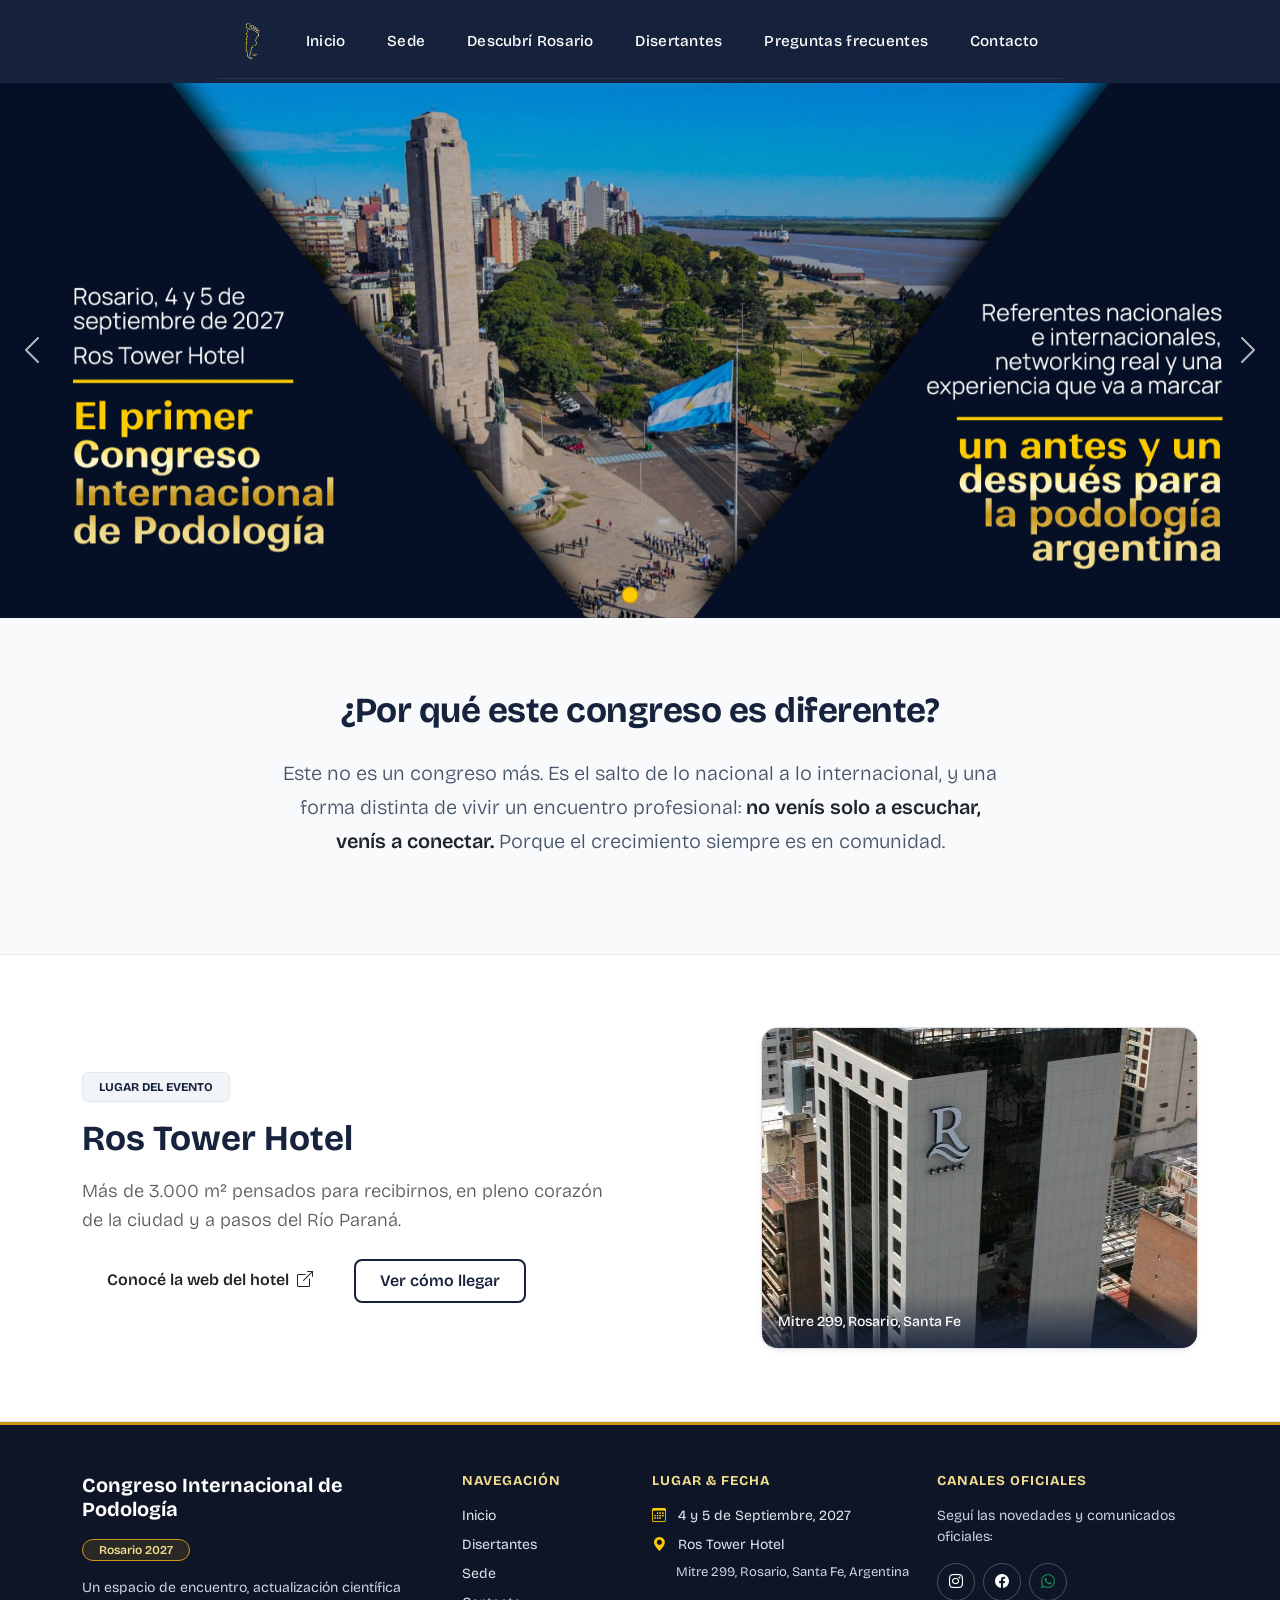
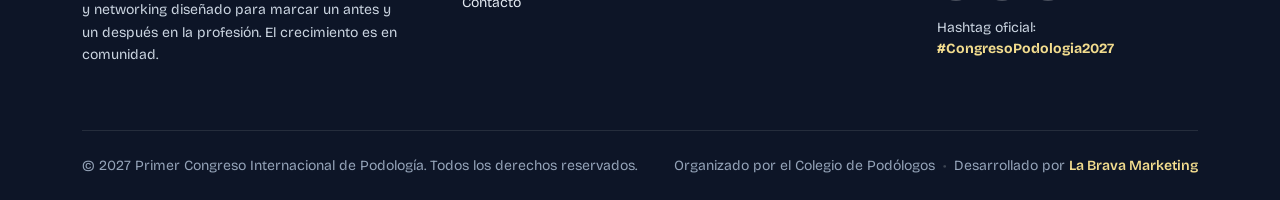
<file: index.html>
<!DOCTYPE html>
<html lang="es">
<head>
    <meta charset="UTF-8">
    <meta name="viewport" content="width=device-width, initial-scale=1.0">
    <title>Congreso de Podología Rosario</title>

    <meta name="description" content="Congreso de podología internacional Rosario 2027"> 

    <meta name="author" content="Franco Lescano">
      <link href="https://cdn.jsdelivr.net/npm/bootstrap@5.3.2/dist/css/bootstrap.min.css" rel="stylesheet">


    <link rel="stylesheet" href="https://cdn.jsdelivr.net/npm/bootstrap-icons@1.11.1/font/bootstrap-icons.css">

    <link rel="stylesheet" href="styles/styles.css">

    <link href="https://fonts.googleapis.com/css2?family=Bricolage+Grotesque:wght@300;400;500;600;700&display=swap" rel="stylesheet">

    <!-- Favicon -->
<link rel="icon" type="image/jpg" href="img/foto-header.jpg">
</head>



<body>
    


<header>

 <nav class="navbar navbar-expand-lg sticky-top" style="background-color: #17233c;">
 <div class="container">
    <a class="navbar-brand" href="#inicio">
    <img src="./img/foto-header.jpg" alt="Congreso Podología logo">
    </a>


    <button class="navbar-toggler border-0" type="button"
            data-bs-toggle="collapse" data-bs-target="#navbarBrava"
            aria-controls="navbarBrava" aria-expanded="false" aria-label="Abrir menú">
      <span class="navbar-toggler-icon"></span>
    </button>

    <div class="collapse navbar-collapse" id="navbarBrava">
      <ul class="navbar-nav ms-auto gap-lg-3">
        <li class="nav-item"><a class="nav-link text-white" href="index.html">Inicio</a></li>
        <li class="nav-item"><a class="nav-link text-white" href="pages/sede.html">Sede</a></li>
         <li class="nav-item"><a class="nav-link text-white" href="pages/descubri-rosario.html">Descubrí Rosario</a></li>
        <li class="nav-item"><a class="nav-link text-white" href="pages/disertantes.html">Disertantes</a></li>
        <li class="nav-item"><a class="nav-link text-white" href="pages/preguntas-frecuentes.html">Preguntas frecuentes</a></li>
        <li class="nav-item"><a class="nav-link text-white" href="pages/contacto.html">Contacto</a></li>
      </ul>
    </div>
  </div>
</nav>

       

</header>

<main> 


<!-- ==========================================
     HERO: CARRUSEL DE BANNERS OFICIALES
     ========================================== -->
<section id="inicio" class="w-100 p-0 position-relative" style="background-color: #17233c;">
  <div id="heroCarousel" class="carousel slide carousel-fade" data-bs-ride="carousel" data-bs-interval="5500">
    
    <!-- Indicadores inferiores -->
    <div class="carousel-indicators mb-3">
      <button type="button" data-bs-target="#heroCarousel" data-bs-slide-to="0" class="active" aria-current="true" aria-label="Información Principal"></button>
      <button type="button" data-bs-target="#heroCarousel" data-bs-slide-to="1" aria-label="Comunidad"></button>
    </div>

    <!-- Slides del carrusel -->
    <div class="carousel-inner">
      
      <!-- SLIDE 1 (Principal): Monumento, fechas y sede -->
      <div class="carousel-item active">
        <img src="img/banner-1.png" 
             class="d-block w-100 banner-img" 
             alt="Congreso Internacional de Podología Rosario 2027 - 4 y 5 de Septiembre - Ros Tower Hotel">
      </div>

      <!-- SLIDE 2: Salón y Lema "El crecimiento es en comunidad" -->
      <div class="carousel-item">
        <img src="img/banner-2.png" 
             class="d-block w-100 banner-img" 
             alt="El crecimiento es en comunidad - Rosario 2027">
      </div>

    </div>

    <!-- Flechas de navegación -->
    <button class="carousel-control-prev" type="button" data-bs-target="#heroCarousel" data-bs-slide="prev">
      <span class="carousel-control-prev-icon" aria-hidden="true"></span>
      <span class="visually-hidden">Anterior</span>
    </button>
    <button class="carousel-control-next" type="button" data-bs-target="#heroCarousel" data-bs-slide="next">
      <span class="carousel-control-next-icon" aria-hidden="true"></span>
      <span class="visually-hidden">Siguiente</span>
    </button>
  </div>
</section>



  <!-- BLOQUE: POR QUÉ ESTE CONGRESO ES DIFERENTE -->
<section class="section-diferente py-5">
  <div class="container py-lg-4">
    <div class="row justify-content-center">
      <div class="col-lg-9 col-xl-8 text-center">
        
        <!-- Título de sección -->
        <h2 class="section-title fw-bold mb-4">
          ¿Por qué este congreso es diferente?
        </h2>

        <!-- Texto / Manifiesto -->
        <p class="section-lead lead mb-4 mx-auto">
          Este no es un congreso más. Es el salto de lo nacional a lo internacional, y una forma distinta de vivir un encuentro profesional: <span class="fw-semibold text-dark">no venís solo a escuchar, venís a conectar.</span> Porque el crecimiento siempre es en comunidad.
        </p>

    

      </div>
    </div>
  </div>
</section>


<!-- BLOQUE RESUMEN SEDE (INDEX) -->
<section class="section-sede-resumen py-5 bg-white border-bottom">
  <div class="container py-lg-4">
    <div class="row align-items-center justify-content-between g-5">
      
      <!-- Columna Texto -->
      <div class="col-lg-6">
        <span class="badge text-uppercase px-3 py-2 mb-3" style="background-color: #f1f5f9; color: #17233c; border: 1px solid #e2e8f0;">
          Lugar del evento
        </span>
        <h2 class="fw-bold mb-3" style="color: #17233c; font-size: 2.2rem;">
          Ros Tower Hotel
        </h2>
        <p class="lead text-muted mb-4" style="font-size: 1.15rem; line-height: 1.6;">
          Más de 3.000 m² pensados para recibirnos, en pleno corazón de la ciudad y a pasos del Río Paraná.
        </p>
        
        <div class="d-flex flex-wrap gap-3">
          <!-- Link a la web oficial del hotel -->
          <a href="https://www.rostower.com.ar" target="_blank" rel="noopener noreferrer" class="btn btn-primary-custom px-4 py-2 fw-semibold">
            Conocé la web del hotel <i class="bi bi-box-arrow-up-right ms-1"></i>
          </a>
          <!-- Link a tu página interna de Sede -->
          <a href="https://maps.app.goo.gl/oehSSn9bns61W7qN9?g_st=iw" 
            target="_blank" 
            rel="noopener noreferrer" 
          class="btn btn-outline-custom px-4 py-2 fw-semibold">
            Ver cómo llegar
          </a>
        </div>
      </div>

      <!-- Columna Imagen / Preview -->
      <div class="col-lg-5">
        <div class="position-relative rounded-4 overflow-hidden shadow-sm border">
          <img src="img/ros-tower.jpg" alt="Ros Tower Hotel Rosario" class="img-fluid w-100" style="height: 320px; object-fit: cover;">
          <div class="position-absolute bottom-0 start-0 w-100 p-3" style="background: linear-gradient(to top, rgba(23,35,60,0.85), transparent); color: #fff;">
            <p class="mb-0 small fw-medium">Mitre 299, Rosario, Santa Fe</p>
          </div>
        </div>
      </div>

    </div>
  </div>
</section>

</main>






<!-- ==========================================
     FOOTER INSTITUCIONAL
     ========================================== -->
<footer style="background-color: #0d1527; color: #cbd5e1; border-top: 3px solid #c9961a;" class="pt-5 pb-4">
  <div class="container">
    
    <div class="row g-4 justify-content-between mb-5">
      
      <!-- COLUMNA 1: IDENTIDAD Y LEMA -->
      <div class="col-lg-4 col-md-6 text-center text-md-start">
        <h5 class="fw-bold mb-3 text-white" style="font-family: 'Bricolage Grotesque', sans-serif;">
          Congreso Internacional de Podología
        </h5>
        <div class="mb-3">
          <span class="badge px-3 py-1 rounded-pill fw-semibold" style="background-color: rgba(201, 150, 26, 0.15); color: #f2dc8e; border: 1px solid #c9961a; font-size: 0.75rem;">
            Rosario 2027
          </span>
        </div>
        <p class="small mb-3 text-footer-muted mx-auto mx-md-0" style="line-height: 1.6; max-width: 320px;">
          Un espacio de encuentro, actualización científica y networking diseñado para marcar un antes y un después en la profesión. El crecimiento es en comunidad.
        </p>
      </div>

      <!-- COLUMNA 2: NAVEGACIÓN -->
      <div class="col-lg-2 col-md-6 col-6">
        <h6 class="text-uppercase fw-bold mb-3" style="color: #f2dc8e; font-size: 0.85rem; letter-spacing: 1px;">
          Navegación
        </h6>
        <ul class="list-unstyled small d-flex flex-column gap-2 mb-0">
          <li><a href="index.html#inicio" class="text-decoration-none footer-link">Inicio</a></li>
          <li><a href="./pages/disertantes.html" class="text-decoration-none footer-link">Disertantes</a></li>
          <li><a href="./pages/sede.html" class="text-decoration-none footer-link">Sede</a></li>
          <li><a href="./pages/contacto.html" class="text-decoration-none footer-link">Contacto</a></li>
        </ul>
      </div>

      <!-- COLUMNA 3: SEDE Y FECHA -->
      <div class="col-lg-3 col-md-6 col-6">
        <h6 class="text-uppercase fw-bold mb-3" style="color: #f2dc8e; font-size: 0.85rem; letter-spacing: 1px;">
          Lugar & Fecha
        </h6>
        <ul class="list-unstyled small d-flex flex-column gap-2 mb-0" style="color: #e2e8f0;">
          <li>
            <i class="bi bi-calendar3 me-2" style="color: #fccb00;"></i>
            4 y 5 de Septiembre, 2027
          </li>
          <li>
            <i class="bi bi-geo-alt-fill me-2" style="color: #fccb00;"></i>
            Ros Tower Hotel
          </li>
          <li class="ms-4 text-footer-muted" style="font-size: 0.82rem;">
            Mitre 299, Rosario, Santa Fe, Argentina
          </li>
        </ul>
      </div>

      <!-- COLUMNA 4: CONTACTO Y CANALES -->
      <div class="col-lg-3 col-md-6 text-center text-md-start">
        <h6 class="text-uppercase fw-bold mb-3" style="color: #f2dc8e; font-size: 0.85rem; letter-spacing: 1px;">
          Canales Oficiales
        </h6>
        <p class="small mb-3 text-footer-muted">
          Seguí las novedades y comunicados oficiales:
        </p>
        
        <!-- Redes y WhatsApp -->
        <div class="d-flex gap-2 justify-content-center justify-content-md-start mb-3">
          <a href="https://www.instagram.com/congreso.arg.pod/" target="_blank" rel="noopener noreferrer" class="btn btn-outline-light btn-sm rounded-circle d-flex align-items-center justify-content-center footer-social-btn" title="Instagram">
            <i class="bi bi-instagram"></i>
          </a>
          <a href="https://www.facebook.com/profile.php?id=61591699562873" target="_blank" rel="noopener noreferrer" class="btn btn-outline-light btn-sm rounded-circle d-flex align-items-center justify-content-center footer-social-btn" title="Facebook">
            <i class="bi bi-facebook"></i>
          </a>
          <a href="https://chat.whatsapp.com/Cl50cB575rN3OUbpVioLxF" target="_blank" rel="noopener noreferrer" class="btn btn-outline-light btn-sm rounded-circle d-flex align-items-center justify-content-center footer-social-btn" title="Grupo de WhatsApp">
            <i class="bi bi-whatsapp text-success"></i>
          </a>
        </div>

        <span class="small d-block text-footer-muted">
          Hashtag oficial: <strong style="color: #f2dc8e;">#CongresoPodologia2027</strong>
        </span>
      </div>

    </div>

    <!-- LÍNEA INFERIOR: DERECHOS Y CRÉDITOS -->
    <div class="pt-4 border-top border-secondary border-opacity-25 text-center text-md-start d-flex flex-column flex-md-row justify-content-between align-items-center gap-3 small" style="color: #94a3b8;">
      <div>
        © 2027 Primer Congreso Internacional de Podología. Todos los derechos reservados.
      </div>
      <div class="d-flex flex-wrap justify-content-center align-items-center gap-2">
        <span>Organizado por el Colegio de Podólogos</span>
        <span class="text-secondary opacity-50">•</span>
        <span>Desarrollado por <a href="https://www.instagram.com/labravamarketing/" target="_blank" rel="noopener noreferrer" class="text-decoration-none fw-semibold footer-credit-link" style="color: #f2dc8e;">La Brava Marketing</a></span>
      </div>
    </div>

  </div>
</footer>













































































































<script src="https://cdn.jsdelivr.net/npm/bootstrap@5.3.2/dist/js/bootstrap.bundle.min.js"></script>


</body>
</html>
</file>
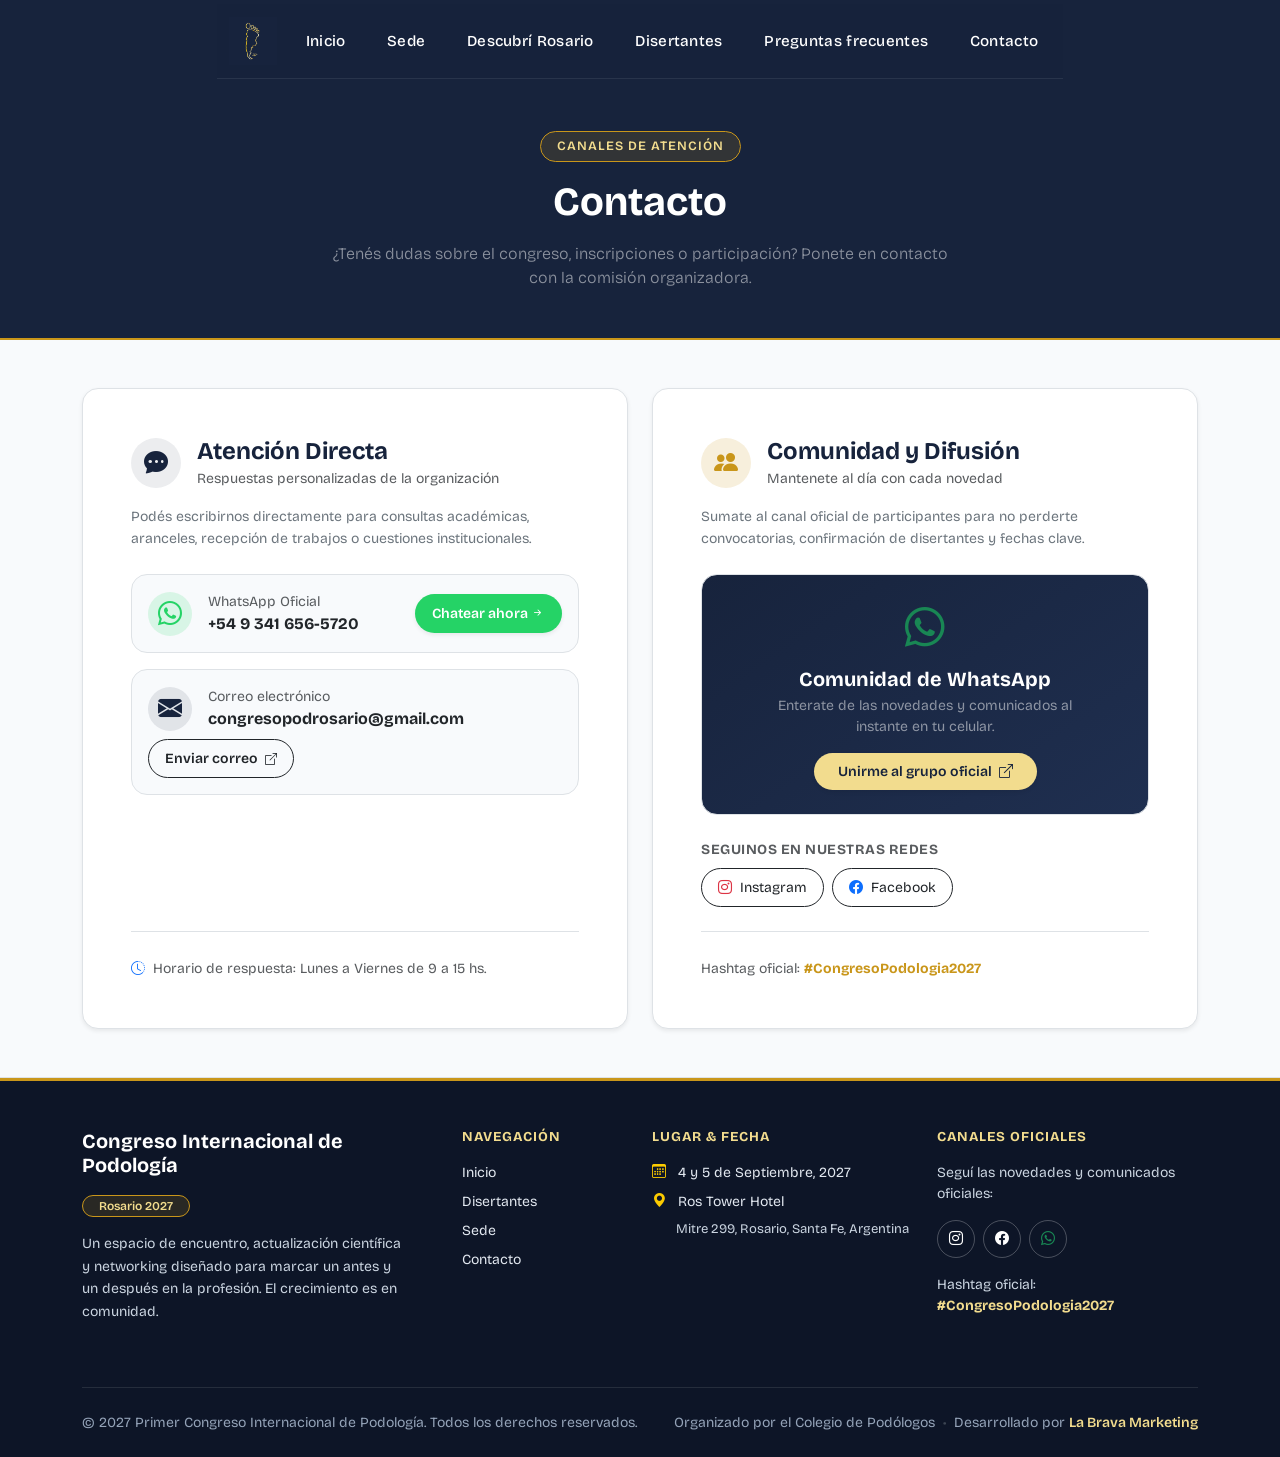
<file: pages/contacto.html>
<!DOCTYPE html>
<html lang="es">
<head>
    <meta charset="UTF-8">
    <meta name="viewport" content="width=device-width, initial-scale=1.0">
    <title>Contacto</title>

    <meta name="description" content="Congreso de podología internacional Rosario 2027"> 

    <meta name="author" content="Franco Lescano">
      <link href="https://cdn.jsdelivr.net/npm/bootstrap@5.3.2/dist/css/bootstrap.min.css" rel="stylesheet">


    <link rel="stylesheet" href="https://cdn.jsdelivr.net/npm/bootstrap-icons@1.11.1/font/bootstrap-icons.css">

    <link rel="stylesheet" href="../styles/styles.css">

    <link href="https://fonts.googleapis.com/css2?family=Bricolage+Grotesque:wght@300;400;500;600;700&display=swap" rel="stylesheet">

    <link rel="icon" type="image/jpg" href="../img/foto-header.jpg">
</head>



<body>
    


<header>


<nav class="navbar navbar-expand-lg sticky-top" style="background-color: #17233c;">
 <div class="container">
    <a class="navbar-brand" href="../index.html#inicio">
    <img src="../img/foto-header.jpg" alt="Congreso Podología logo">
    </a>


    <button class="navbar-toggler border-0" type="button"
            data-bs-toggle="collapse" data-bs-target="#navbarBrava"
            aria-controls="navbarBrava" aria-expanded="false" aria-label="Abrir menú">
      <span class="navbar-toggler-icon"></span>
    </button>

    <div class="collapse navbar-collapse" id="navbarBrava">
      <ul class="navbar-nav ms-auto gap-lg-3">
        <li class="nav-item"><a class="nav-link text-white" href="../index.html">Inicio</a></li>
        <li class="nav-item"><a class="nav-link text-white" href="sede.html">Sede</a></li>
         <li class="nav-item"><a class="nav-link text-white" href="descubri-rosario.html">Descubrí Rosario</a></li>
        <li class="nav-item"><a class="nav-link text-white" href="disertantes.html">Disertantes</a></li>
        <li class="nav-item"><a class="nav-link text-white" href="preguntas-frecuentes.html">Preguntas frecuentes</a></li>
        <li class="nav-item"><a class="nav-link text-white" href="contacto.html">Contacto</a></li>
      </ul>
    </div>
  </div>
</nav>



</header>

<main>

<!-- ==========================================
     CONTACTO & CANALES OFICIALES
     ========================================== -->
<section id="contacto" class="border-bottom" style="background-color: #f8fafc;">

  <!-- ENCABEZADO AZUL INSTITUCIONAL (De punta a punta) -->
  <div class="py-5 text-center text-white" style="background-color: #17233c; border-bottom: 2px solid #c9961a;">
    <div class="container">
      <div class="row justify-content-center">
        <div class="col-lg-8">
          <span class="badge text-uppercase px-3 py-2 mb-3 rounded-pill fw-semibold" 
                style="background-color: rgba(201, 150, 26, 0.15); color: #f2dc8e; border: 1px solid #c9961a; font-size: 0.8rem; letter-spacing: 1px;">
            Canales de atención
          </span>
          <h2 class="display-6 fw-bold mb-3 text-white" style="font-family: 'Bricolage Grotesque', sans-serif;">
            Contacto
          </h2>
          <p class="lead mb-0 text-white-50 fs-6 mx-auto" style="max-width: 620px;">
            ¿Tenés dudas sobre el congreso, inscripciones o participación? Ponete en contacto con la comisión organizadora.
          </p>
        </div>
      </div>
    </div>
  </div>

  <!-- CONTENEDOR PRINCIPAL: 2 TARJETAS EQUILIBRADAS -->
  <div class="container py-5">
    <div class="row g-4 justify-content-center">
      
      <!-- TARJETA 1: ATENCIÓN DIRECTA (WHATSAPP & EMAIL) -->
      <div class="col-lg-6">
        <div class="card h-100 border rounded-4 p-4 p-md-5 bg-white shadow-sm d-flex flex-column justify-content-between">
          <div>
            <div class="d-flex align-items-center gap-3 mb-3">
              <div class="rounded-circle d-flex align-items-center justify-content-center flex-shrink-0" 
                   style="width: 50px; height: 50px; background-color: rgba(23, 35, 60, 0.08); color: #17233c;">
                <i class="bi bi-chat-dots-fill fs-4"></i>
              </div>
              <div>
                <h4 class="fw-bold mb-0" style="color: #17233c; font-family: 'Bricolage Grotesque', sans-serif;">
                  Atención Directa
                </h4>
                <span class="text-muted small">Respuestas personalizadas de la organización</span>
              </div>
            </div>

            <p class="text-secondary small mb-4" style="line-height: 1.6;">
              Podés escribirnos directamente para consultas académicas, aranceles, recepción de trabajos o cuestiones institucionales.
            </p>

            <!-- Ítem WhatsApp -->
            <div class="p-3 rounded-4 mb-3 border d-flex align-items-center justify-content-between flex-wrap gap-2" style="background-color: #f8fafc;">
              <div class="d-flex align-items-center gap-3">
                <div class="rounded-circle d-flex align-items-center justify-content-center flex-shrink-0" 
                     style="width: 44px; height: 44px; background-color: rgba(37, 211, 102, 0.15); color: #25d366;">
                  <i class="bi bi-whatsapp fs-4"></i>
                </div>
                <div>
                  <span class="d-block small text-muted">WhatsApp Oficial</span>
                  <span class="fw-bold text-dark">+54 9 341 656-5720</span>
                </div>
              </div>
              <a href="https://wa.me/5493416565720" target="_blank" rel="noopener noreferrer" 
                 class="btn btn-sm px-3 py-2 rounded-pill fw-semibold text-white shadow-sm"
                 style="background-color: #25d366;">
                Chatear ahora <i class="bi bi-arrow-right-short"></i>
              </a>
            </div>

            <!-- Ítem Mail -->
            <div class="p-3 rounded-4 border d-flex align-items-center justify-content-between flex-wrap gap-2" style="background-color: #f8fafc;">
              <div class="d-flex align-items-center gap-3">
                <div class="rounded-circle d-flex align-items-center justify-content-center flex-shrink-0" 
                     style="width: 44px; height: 44px; background-color: rgba(23, 35, 60, 0.1); color: #17233c;">
                  <i class="bi bi-envelope-fill fs-4"></i>
                </div>
                <div>
                  <span class="d-block small text-muted">Correo electrónico</span>
                  <span class="fw-bold text-dark" style="word-break: break-all;">congresopodrosario@gmail.com</span>
                </div>
              </div>
              <a href="mailto:congresopodrosario@gmail.com" 
                 class="btn btn-sm btn-outline-dark px-3 py-2 rounded-pill fw-semibold">
                Enviar correo <i class="bi bi-box-arrow-up-right small ms-1"></i>
              </a>
            </div>
          </div>

          <div class="pt-4 border-top mt-4 text-center text-md-start">
            <span class="small text-muted">
              <i class="bi bi-clock-history me-1 text-primary"></i> Horario de respuesta: Lunes a Viernes de 9 a 15 hs.
            </span>
          </div>
        </div>
      </div>

      <!-- TARJETA 2: COMUNIDAD & REDES SOCIALES -->
      <div class="col-lg-6">
        <div class="card h-100 border rounded-4 p-4 p-md-5 bg-white shadow-sm d-flex flex-column justify-content-between">
          <div>
            <div class="d-flex align-items-center gap-3 mb-3">
              <div class="rounded-circle d-flex align-items-center justify-content-center flex-shrink-0" 
                   style="width: 50px; height: 50px; background-color: rgba(201, 150, 26, 0.15); color: #c9961a;">
                <i class="bi bi-people-fill fs-4"></i>
              </div>
              <div>
                <h4 class="fw-bold mb-0" style="color: #17233c; font-family: 'Bricolage Grotesque', sans-serif;">
                  Comunidad y Difusión
                </h4>
                <span class="text-muted small">Mantenete al día con cada novedad</span>
              </div>
            </div>

            <p class="text-secondary small mb-4" style="line-height: 1.6;">
              Sumate al canal oficial de participantes para no perderte convocatorias, confirmación de disertantes y fechas clave.
            </p>

            <!-- Destacado Grupo de WhatsApp -->
            <div class="p-4 rounded-4 mb-4 text-center border" style="background: linear-gradient(145deg, #17233c, #1f2f50); color: white;">
              <i class="bi bi-whatsapp fs-1 text-success d-block mb-2"></i>
              <h5 class="fw-bold mb-1 text-white">Comunidad de WhatsApp</h5>
              <p class="small text-white-50 mb-3 mx-auto" style="max-width: 320px;">
                Enterate de las novedades y comunicados al instante en tu celular.
              </p>
              <a href="https://chat.whatsapp.com/Cl50cB575rN3OUbpVioLxF" target="_blank" rel="noopener noreferrer" 
                 class="btn btn-sm px-4 py-2 rounded-pill fw-semibold shadow-sm"
                 style="background-color: #f2dc8e; color: #17233c; border: none;">
                Unirme al grupo oficial <i class="bi bi-box-arrow-up-right ms-1"></i>
              </a>
            </div>

            <!-- Redes Sociales Oficiales -->
            <div>
              <span class="d-block small fw-bold text-uppercase mb-2 text-muted" style="letter-spacing: 0.5px;">
                Seguinos en nuestras redes
              </span>
              <div class="d-flex gap-2">
                <a href="https://www.instagram.com/congreso.arg.pod/" target="_blank" rel="noopener noreferrer" 
                   class="btn btn-outline-dark btn-sm rounded-pill px-3 py-2 d-inline-flex align-items-center gap-2">
                  <i class="bi bi-instagram text-danger"></i> Instagram
                </a>
                <a href="https://www.facebook.com/profile.php?id=61591699562873" target="_blank" rel="noopener noreferrer" 
                   class="btn btn-outline-dark btn-sm rounded-pill px-3 py-2 d-inline-flex align-items-center gap-2">
                  <i class="bi bi-facebook text-primary"></i> Facebook
                </a>
              </div>
            </div>
          </div>

          <div class="pt-4 border-top mt-4 text-center text-md-start">
            <span class="small text-muted">
              Hashtag oficial: <strong style="color: #c9961a;">#CongresoPodologia2027</strong>
            </span>
          </div>
        </div>
      </div>

    </div>
  </div>

</section>

</main>


<!-- ==========================================
     FOOTER INSTITUCIONAL
     ========================================== -->
<footer style="background-color: #0d1527; color: #cbd5e1; border-top: 3px solid #c9961a;" class="pt-5 pb-4">
  <div class="container">
    
    <div class="row g-4 justify-content-between mb-5">
      
      <!-- COLUMNA 1: IDENTIDAD Y LEMA -->
      <div class="col-lg-4 col-md-6 text-center text-md-start">
        <h5 class="fw-bold mb-3 text-white" style="font-family: 'Bricolage Grotesque', sans-serif;">
          Congreso Internacional de Podología
        </h5>
        <div class="mb-3">
          <span class="badge px-3 py-1 rounded-pill fw-semibold" style="background-color: rgba(201, 150, 26, 0.15); color: #f2dc8e; border: 1px solid #c9961a; font-size: 0.75rem;">
            Rosario 2027
          </span>
        </div>
        <p class="small mb-3 text-footer-muted mx-auto mx-md-0" style="line-height: 1.6; max-width: 320px;">
          Un espacio de encuentro, actualización científica y networking diseñado para marcar un antes y un después en la profesión. El crecimiento es en comunidad.
        </p>
      </div>

      <!-- COLUMNA 2: NAVEGACIÓN -->
      <div class="col-lg-2 col-md-6 col-6">
        <h6 class="text-uppercase fw-bold mb-3" style="color: #f2dc8e; font-size: 0.85rem; letter-spacing: 1px;">
          Navegación
        </h6>
        <ul class="list-unstyled small d-flex flex-column gap-2 mb-0">
          <li><a href="index.html#inicio" class="text-decoration-none footer-link">Inicio</a></li>
          <li><a href="disertantes.html" class="text-decoration-none footer-link">Disertantes</a></li>
          <li><a href="sede.html" class="text-decoration-none footer-link">Sede</a></li>
          <li><a href="contacto.html" class="text-decoration-none footer-link">Contacto</a></li>
        </ul>
      </div>

      <!-- COLUMNA 3: SEDE Y FECHA -->
      <div class="col-lg-3 col-md-6 col-6">
        <h6 class="text-uppercase fw-bold mb-3" style="color: #f2dc8e; font-size: 0.85rem; letter-spacing: 1px;">
          Lugar & Fecha
        </h6>
        <ul class="list-unstyled small d-flex flex-column gap-2 mb-0" style="color: #e2e8f0;">
          <li>
            <i class="bi bi-calendar3 me-2" style="color: #fccb00;"></i>
            4 y 5 de Septiembre, 2027
          </li>
          <li>
            <i class="bi bi-geo-alt-fill me-2" style="color: #fccb00;"></i>
            Ros Tower Hotel
          </li>
          <li class="ms-4 text-footer-muted" style="font-size: 0.82rem;">
            Mitre 299, Rosario, Santa Fe, Argentina
          </li>
        </ul>
      </div>

      <!-- COLUMNA 4: CONTACTO Y CANALES -->
      <div class="col-lg-3 col-md-6 text-center text-md-start">
        <h6 class="text-uppercase fw-bold mb-3" style="color: #f2dc8e; font-size: 0.85rem; letter-spacing: 1px;">
          Canales Oficiales
        </h6>
        <p class="small mb-3 text-footer-muted">
          Seguí las novedades y comunicados oficiales:
        </p>
        
        <!-- Redes y WhatsApp -->
        <div class="d-flex gap-2 justify-content-center justify-content-md-start mb-3">
          <a href="https://www.instagram.com/congreso.arg.pod/" target="_blank" rel="noopener noreferrer" class="btn btn-outline-light btn-sm rounded-circle d-flex align-items-center justify-content-center footer-social-btn" title="Instagram">
            <i class="bi bi-instagram"></i>
          </a>
          <a href="https://www.facebook.com/profile.php?id=61591699562873" target="_blank" rel="noopener noreferrer" class="btn btn-outline-light btn-sm rounded-circle d-flex align-items-center justify-content-center footer-social-btn" title="Facebook">
            <i class="bi bi-facebook"></i>
          </a>
          <a href="https://chat.whatsapp.com/Cl50cB575rN3OUbpVioLxF" target="_blank" rel="noopener noreferrer" class="btn btn-outline-light btn-sm rounded-circle d-flex align-items-center justify-content-center footer-social-btn" title="Grupo de WhatsApp">
            <i class="bi bi-whatsapp text-success"></i>
          </a>
        </div>

        <span class="small d-block text-footer-muted">
          Hashtag oficial: <strong style="color: #f2dc8e;">#CongresoPodologia2027</strong>
        </span>
      </div>

    </div>

    <!-- LÍNEA INFERIOR: DERECHOS Y CRÉDITOS -->
    <div class="pt-4 border-top border-secondary border-opacity-25 text-center text-md-start d-flex flex-column flex-md-row justify-content-between align-items-center gap-3 small" style="color: #94a3b8;">
      <div>
        © 2027 Primer Congreso Internacional de Podología. Todos los derechos reservados.
      </div>
      <div class="d-flex flex-wrap justify-content-center align-items-center gap-2">
        <span>Organizado por el Colegio de Podólogos</span>
        <span class="text-secondary opacity-50">•</span>
        <span>Desarrollado por <a href="https://www.instagram.com/labravamarketing/" target="_blank" rel="noopener noreferrer" class="text-decoration-none fw-semibold footer-credit-link" style="color: #f2dc8e;">La Brava Marketing</a></span>
      </div>
    </div>

  </div>
</footer>








































































































<script src="https://cdn.jsdelivr.net/npm/bootstrap@5.3.2/dist/js/bootstrap.bundle.min.js"></script>


</body>
</html>
</file>
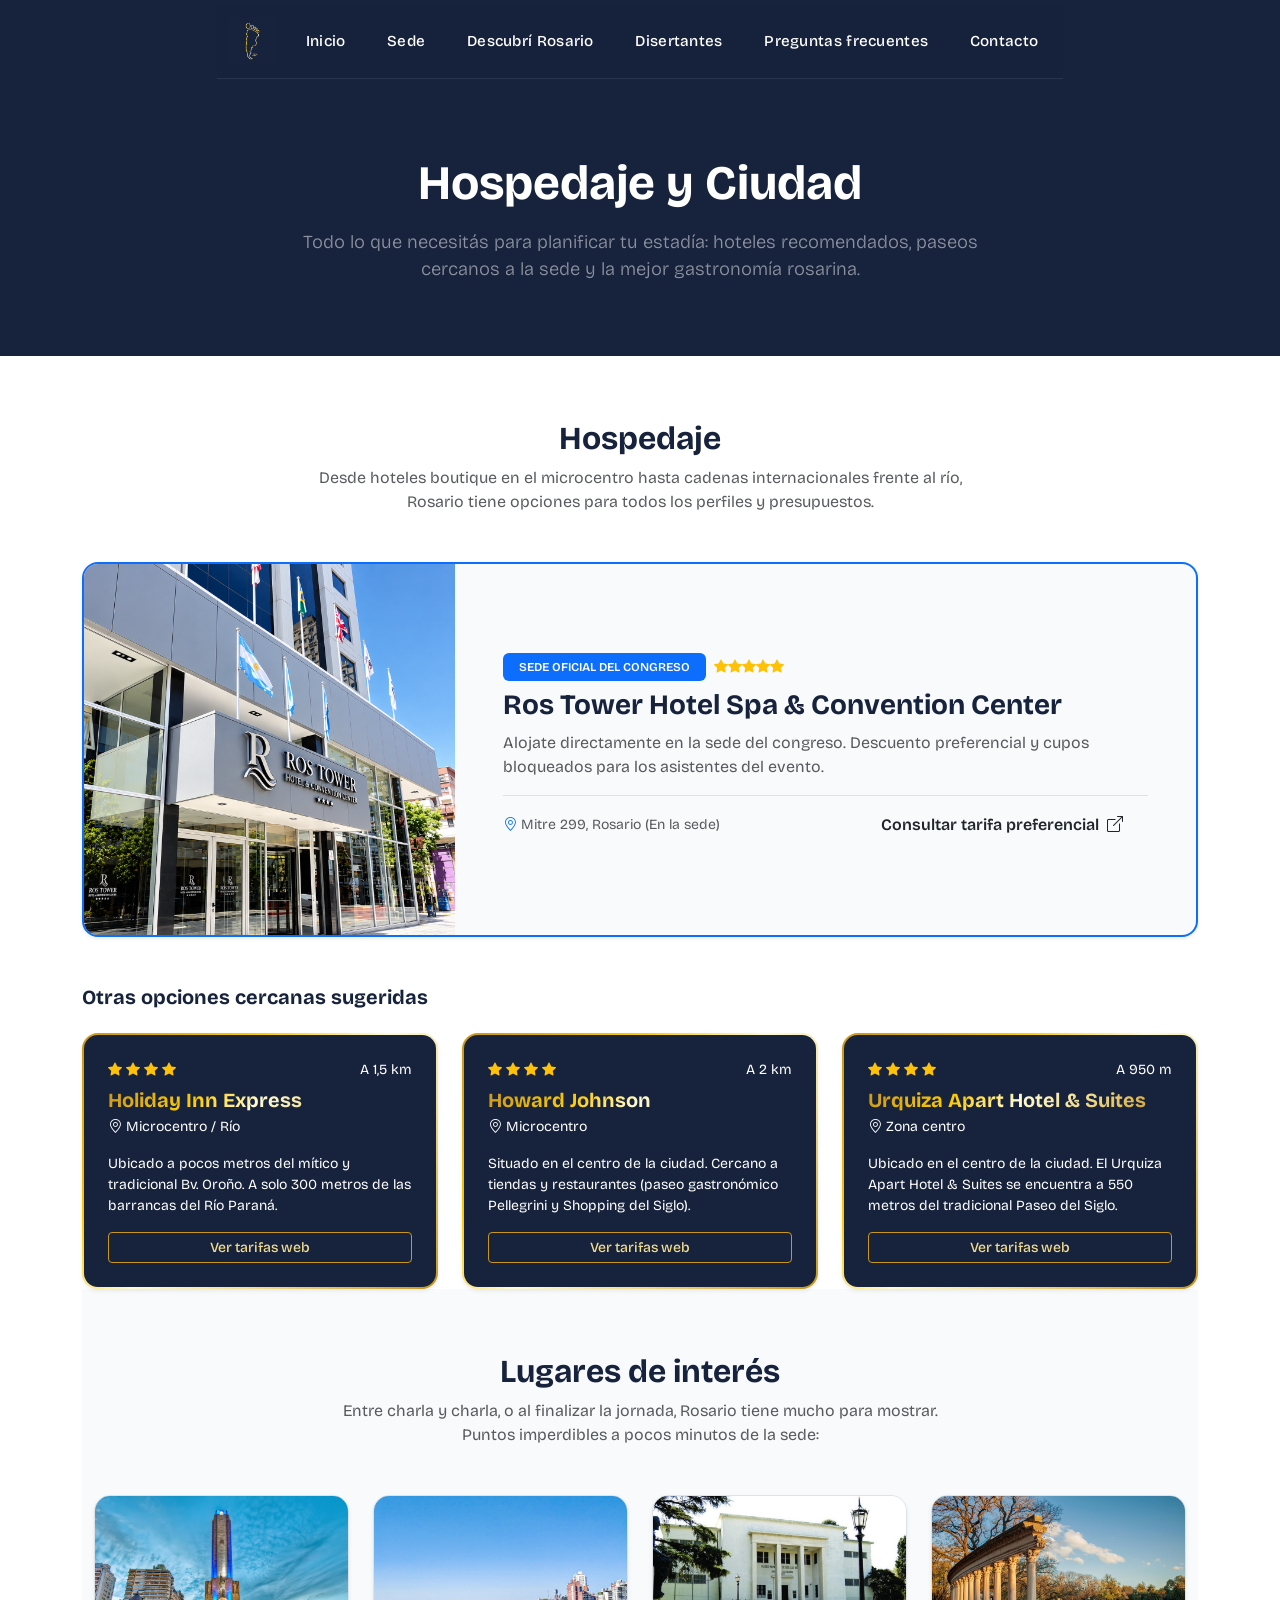
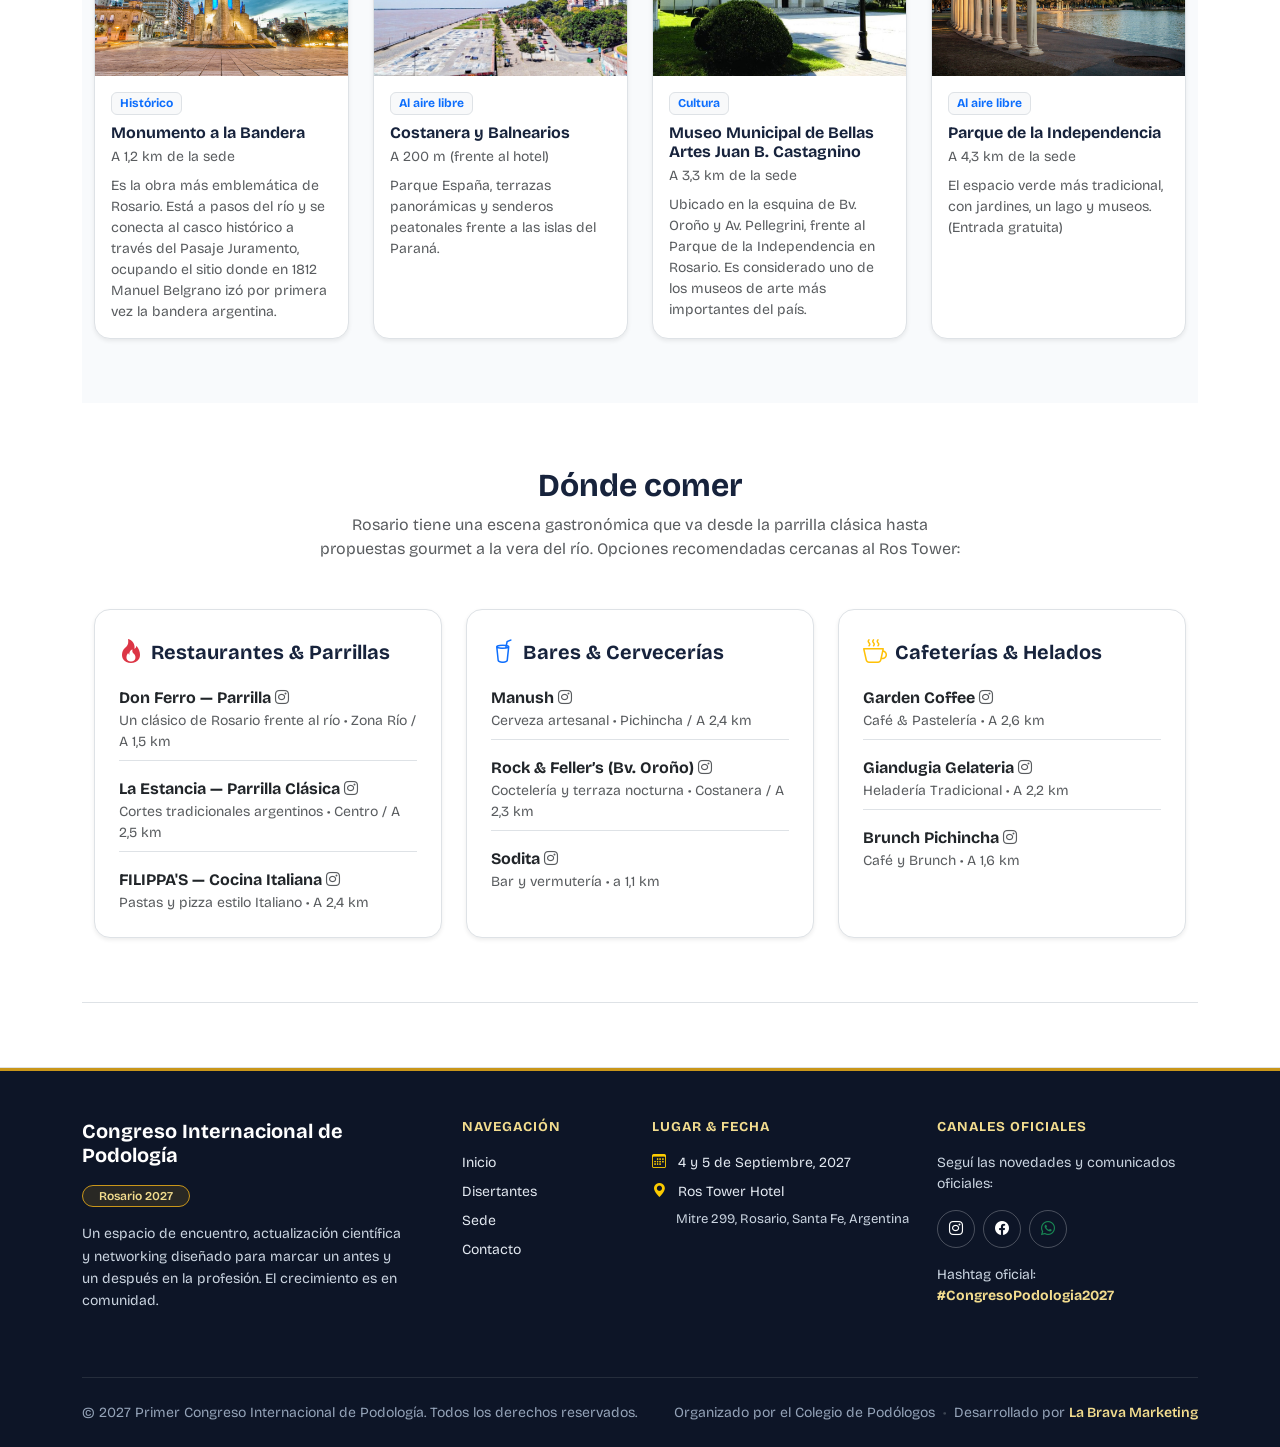
<file: pages/descubri-rosario.html>
<!DOCTYPE html>
<html lang="es">
<head>
    <meta charset="UTF-8">
    <meta name="viewport" content="width=device-width, initial-scale=1.0">
    <title>Conocé Rosario</title>

    <meta name="description" content="Congreso de podología internacional Rosario 2027"> 

    <meta name="author" content="Franco Lescano">
      <link href="https://cdn.jsdelivr.net/npm/bootstrap@5.3.2/dist/css/bootstrap.min.css" rel="stylesheet">


    <link rel="stylesheet" href="https://cdn.jsdelivr.net/npm/bootstrap-icons@1.11.1/font/bootstrap-icons.css">

    <link rel="stylesheet" href="../styles/styles.css">

    <link href="https://fonts.googleapis.com/css2?family=Bricolage+Grotesque:wght@300;400;500;600;700&display=swap" rel="stylesheet">

    <link rel="icon" type="image/jpg" href="../img/foto-header.jpg">
</head>



<body>
    


<header>


<nav class="navbar navbar-expand-lg sticky-top" style="background-color: #17233c;">
 <div class="container">
    <a class="navbar-brand" href="../index.html#inicio">
    <img src="../img/foto-header.jpg" alt="Congreso Podología logo">
    </a>


    <button class="navbar-toggler border-0" type="button"
            data-bs-toggle="collapse" data-bs-target="#navbarBrava"
            aria-controls="navbarBrava" aria-expanded="false" aria-label="Abrir menú">
      <span class="navbar-toggler-icon"></span>
    </button>

    <div class="collapse navbar-collapse" id="navbarBrava">
      <ul class="navbar-nav ms-auto gap-lg-3">
        <li class="nav-item"><a class="nav-link text-white" href="../index.html">Inicio</a></li>
        <li class="nav-item"><a class="nav-link text-white" href="sede.html">Sede</a></li>
         <li class="nav-item"><a class="nav-link text-white" href="descubri-rosario.html">Descubrí Rosario</a></li>
        <li class="nav-item"><a class="nav-link text-white" href="disertantes.html">Disertantes</a></li>
        <li class="nav-item"><a class="nav-link text-white" href="preguntas-frecuentes.html">Preguntas frecuentes</a></li>
        <li class="nav-item"><a class="nav-link text-white" href="contacto.html">Contacto</a></li>
      </ul>
    </div>
  </div>
</nav>



</header>


<main>

  <main>
  <!-- ENCABEZADO DE PÁGINA -->
  <section class="py-5 text-white" style="background-color: #17233c;">
    <div class="container text-center py-4">
     
      <h1 class="display-5 fw-bold mb-3" style="font-family: 'Bricolage Grotesque', sans-serif;">
        Hospedaje y Ciudad
      </h1>
      <p class="lead text-white-50 mx-auto mb-0" style="max-width: 680px; font-size: 1.15rem;">
        Todo lo que necesitás para planificar tu estadía: hoteles recomendados, paseos cercanos a la sede y la mejor gastronomía rosarina.
      </p>
    </div>
  </section>

  <!-- ==========================================
       3. HOSPEDAJE
       ========================================== -->
  <section id="hospedaje" class="py-5 bg-white border-bottom">
    <div class="container py-lg-3">
      
      <div class="text-center mb-5">
        <h2 class="fw-bold" style="color: #17233c;">Hospedaje</h2>
        <p class="text-muted mx-auto" style="max-width: 650px;">
          Desde hoteles boutique en el microcentro hasta cadenas internacionales frente al río, Rosario tiene opciones para todos los perfiles y presupuestos.
        </p>
      </div>

      <!-- DESTACADO: Sede Oficial Ros Tower (Tarifa Especial) -->
      <div class="card border-primary border-2 rounded-4 shadow-sm mb-5 overflow-hidden" style="background-color: #f8fafc;">
        <div class="row g-0 align-items-center">
          <div class="col-lg-4">
            <img src="../img/ros-tower-sede.png" alt="Ros Tower Hotel" class="img-fluid w-100 h-100" style="min-height: 220px; object-fit: cover;">
          </div>
          <div class="col-lg-8 p-4 p-lg-5">
            <div class="d-flex flex-wrap align-items-center gap-2 mb-2">
              <span class="badge bg-primary px-3 py-2 text-uppercase fw-semibold">Sede Oficial del Congreso</span>
              <span class="text-warning small"><i class="bi bi-star-fill"></i><i class="bi bi-star-fill"></i><i class="bi bi-star-fill"></i><i class="bi bi-star-fill"></i><i class="bi bi-star-fill"></i></span>
            </div>
            <h3 class="fw-bold mb-2" style="color: #17233c;">Ros Tower Hotel Spa & Convention Center</h3>
            <p class="text-muted mb-3">
              Alojate directamente en la sede del congreso. Descuento preferencial y cupos bloqueados para los asistentes del evento.
            </p>
            <div class="d-flex flex-wrap align-items-center justify-content-between gap-3 pt-2 border-top">
              <div class="small text-muted">
                <i class="bi bi-geo-alt text-primary"></i> Mitre 299, Rosario (En la sede)
              </div>
              <a href="https://www.rostower.com.ar" target="_blank" rel="noopener noreferrer" class="btn btn-primary-custom px-4 py-2 fw-semibold">
                Consultar tarifa preferencial <i class="bi bi-box-arrow-up-right ms-1"></i>
              </a>
            </div>
          </div>
        </div>
      </div>

    <!-- Hoteles Alternativos Cercanos -->
      <h5 class="fw-bold mb-4" style="color: #17233c;">Otras opciones cercanas sugeridas</h5>
      <div class="row g-4">
        
        <!-- Hotel 1: Holiday Inn Express -->
        <div class="col-md-6 col-lg-4">
          <div class="card h-100 card-hotel-azul-gradient rounded-4 p-4 shadow-sm text-white">
            <div class="d-flex justify-content-between align-items-center mb-2">
              <div class="text-warning small">
                <i class="bi bi-star-fill"></i>
                <i class="bi bi-star-fill"></i>
                <i class="bi bi-star-fill"></i>
                <i class="bi bi-star-fill"></i>
              </div>
              <span class="small text-white"><i class="bi bi-walking" style="color: #f2dc8e;"></i> A 1,5 km</span>
            </div>
            <h5 class="fw-bold mb-1 titulo-dorado">Holiday Inn Express</h5>
            <p class="small text-white mb-3"><i class="bi bi-geo-alt"></i> Microcentro / Río</p>
            <p class="small text-white flex-grow-1">
              Ubicado a pocos metros del mítico y tradicional Bv. Oroño. A solo 300 metros de las barrancas del Río Paraná.
            </p>
           <a href="https://www.ihg.com/holidayinnexpress/hotels/es/es/rosario/rsrex/hoteldetail" 
              target="_blank" 
              rel="noopener noreferrer" 
             class="btn btn-dorado-hotel btn-sm w-100">
             Ver tarifas web
              </a>
          </div>
        </div>

        <!-- Hotel 2: Howard Johnson -->
        <div class="col-md-6 col-lg-4">
          <div class="card h-100 card-hotel-azul-gradient rounded-4 p-4 shadow-sm text-white">
            <div class="d-flex justify-content-between align-items-center mb-2">
              <div class="text-warning small">
                <i class="bi bi-star-fill"></i>
                <i class="bi bi-star-fill"></i>
                <i class="bi bi-star-fill"></i>
                <i class="bi bi-star-fill"></i>
              </div>
              <span class="small text-white"><i class="bi bi-walking" style="color: #f2dc8e;"></i> A 2 km</span>
            </div>
            <h5 class="fw-bold mb-1 titulo-dorado">Howard Johnson</h5>
            <p class="small text-white mb-3"><i class="bi bi-geo-alt" ></i> Microcentro</p>
            <p class="small text-white flex-grow-1">
              Situado en el centro de la ciudad. Cercano a tiendas y restaurantes (paseo gastronómico Pellegrini y Shopping del Siglo).
            </p>
           <a href="https://www.howardjohnsonrosario.com/" 
              target="_blank" 
              rel="noopener noreferrer" 
              class="btn btn-dorado-hotel btn-sm w-100">
             Ver tarifas web
             </a>
          </div>
        </div>

        <!-- Hotel 3: Urquiza Apart Hotel & Suites -->
        <div class="col-md-6 col-lg-4">
          <div class="card h-100 card-hotel-azul-gradient rounded-4 p-4 shadow-sm text-white">
            <div class="d-flex justify-content-between align-items-center mb-2">
              <div class="text-warning small">
                <i class="bi bi-star-fill"></i>
                <i class="bi bi-star-fill"></i>
                <i class="bi bi-star-fill"></i>
                <i class="bi bi-star-fill"></i>
              </div>
              <span class="small text-white"><i class="bi bi-walking" style="color: #f2dc8e;"></i> A 950 m</span>
            </div>
            <h5 class="fw-bold mb-1 titulo-dorado">Urquiza Apart Hotel & Suites</h5>
            <p class="small text-white mb-3"><i class="bi bi-geo-alt" ></i> Zona centro</p>
            <p class="small text-white flex-grow-1">
              Ubicado en el centro de la ciudad. El Urquiza Apart Hotel & Suites se encuentra a 550 metros del tradicional Paseo del Siglo.
            </p>
            <a href="https://apart-urquiza.com.ar/" 
              target="_blank" 
             rel="noopener noreferrer" 
              class="btn btn-dorado-hotel btn-sm w-100">
             Ver tarifas web
              </a>
          </div>
        </div>

      </div>
  <!-- ==========================================
       4. ROSARIO — LUGARES DE INTERÉS
       ========================================== -->
  <section id="lugares-interes" class="py-5" style="background-color: #f8fafc;">
    <div class="container py-lg-3">
      
      <div class="text-center mb-5">
        <h2 class="fw-bold" style="color: #17233c;">Lugares de interés</h2>
        <p class="text-muted mx-auto" style="max-width: 650px;">
          Entre charla y charla, o al finalizar la jornada, Rosario tiene mucho para mostrar. Puntos imperdibles a pocos minutos de la sede:
        </p>
      </div>

      <div class="row g-4">
        
        <!-- Monumento a la Bandera -->
        <div class="col-md-6 col-lg-3">
          <div class="card h-100 border rounded-4 overflow-hidden shadow-sm bg-white">
            <img src="../img/monumento.jpg" class="card-img-top" alt="Monumento Nacional a la Bandera" style="height: 180px; object-fit: cover;">
            <div class="card-body p-3 d-flex flex-column">
              <span class="badge bg-light text-primary border align-self-start mb-2 small">Histórico</span>
              <h6 class="fw-bold mb-1" style="color: #17233c;">Monumento a la Bandera</h6>
              <p class="small text-muted mb-2">A 1,2 km de la sede</p>
              <p class="small text-muted flex-grow-1 mb-0">
                Es la obra más emblemática de Rosario. Está a pasos del río y se conecta al casco histórico a través del Pasaje Juramento, ocupando el sitio donde en 1812 Manuel Belgrano izó por primera vez la bandera argentina.
              </p>
            </div>
          </div>
        </div>

        <!-- Costanera y Balnearios Urbanos -->
        <div class="col-md-6 col-lg-3">
          <div class="card h-100 border rounded-4 overflow-hidden shadow-sm bg-white">
            <img src="../img/parque-españa.jpg" class="card-img-top" alt="Costanera y balnearios urbanos" style="height: 180px; object-fit: cover;">
            <div class="card-body p-3 d-flex flex-column">
              <span class="badge bg-light text-primary border align-self-start mb-2 small">Al aire libre</span>
              <h6 class="fw-bold mb-1" style="color: #17233c;">Costanera y Balnearios</h6>
              <p class="small text-muted mb-2">A 200 m (frente al hotel)</p>
              <p class="small text-muted flex-grow-1 mb-0">
                Parque España, terrazas panorámicas y senderos peatonales frente a las islas del Paraná.
              </p>
            </div>
          </div>
        </div>

        <!-- CASTAGNINO -->
        <div class="col-md-6 col-lg-3">
          <div class="card h-100 border rounded-4 overflow-hidden shadow-sm bg-white">
            <img src="../img/castagnino.jpg" class="card-img-top" alt="Museo MACRO" style="height: 180px; object-fit: cover;">
            <div class="card-body p-3 d-flex flex-column">
              <span class="badge bg-light text-primary border align-self-start mb-2 small">Cultura</span>
              <h6 class="fw-bold mb-1" style="color: #17233c;"> Museo Municipal de Bellas Artes Juan B. Castagnino</h6>
              <p class="small text-muted mb-2">A 3,3 km de la sede</p>
              <p class="small text-muted flex-grow-1 mb-0">
              Ubicado en la esquina de Bv. Oroño y Av. Pellegrini, frente al Parque de la Independencia en Rosario. Es considerado uno de los museos de arte más importantes del país.
              </p>
            </div>
          </div>
        </div>

        <!-- Casco Histórico -->
        <div class="col-md-6 col-lg-3">
          <div class="card h-100 border rounded-4 overflow-hidden shadow-sm bg-white">
            <img src="../img/parque-independencia.jpg" class="card-img-top" alt="Parque Independencia Rosario" style="height: 180px; object-fit: cover;">
            <div class="card-body p-3 d-flex flex-column">
              <span class="badge bg-light text-primary border align-self-start mb-2 small">Al aire libre</span>
              <h6 class="fw-bold mb-1" style="color: #17233c;">Parque de la Independencia</h6>
              <p class="small text-muted mb-2">A 4,3 km de la sede</p>
              <p class="small text-muted flex-grow-1 mb-0">
                El espacio verde más tradicional, con jardines, un lago y museos. (Entrada gratuita)
              </p>
            </div>
          </div>
        </div>

      </div>
    </div>
  </section>

 <!-- ==========================================
       5. DÓNDE COMER
       ========================================== -->
  <section id="donde-comer" class="py-5 bg-white border-bottom">
    <div class="container py-lg-3">
      
      <div class="text-center mb-5">
        <h2 class="fw-bold" style="color: #17233c;">Dónde comer</h2>
        <p class="text-muted mx-auto" style="max-width: 650px;">
          Rosario tiene una escena gastronómica que va desde la parrilla clásica hasta propuestas gourmet a la vera del río. Opciones recomendadas cercanas al Ros Tower:
        </p>
      </div>

      <!-- Cuadrícula clasificada -->
      <div class="row g-4">
        
        <!-- Restaurantes / Parrillas -->
        <div class="col-lg-4 col-md-6">
          <div class="p-4 rounded-4 border bg-white h-100 shadow-sm">
            <div class="d-flex align-items-center gap-2 mb-3">
              <i class="bi bi-fire text-danger fs-4"></i>
              <h5 class="fw-bold mb-0" style="color: #17233c;">Restaurantes & Parrillas</h5>
            </div>
            
            <ul class="list-unstyled d-flex flex-column gap-3 mb-0">
              <li class="pb-2 border-bottom">
                <a href="https://www.instagram.com/donferrorosario/" target="_blank" rel="noopener noreferrer" class="text-decoration-none fw-bold text-dark d-inline-flex align-items-center gap-1">
                  Don Ferro — Parrilla <i class="bi bi-instagram small text-muted"></i>
                </a>
                <div class="small text-muted">Un clásico de Rosario frente al río • Zona Río / A 1,5 km</div>
              </li>
              <li class="pb-2 border-bottom">
                <a href="https://www.instagram.com/laestancia_parrilla/" target="_blank" rel="noopener noreferrer" class="text-decoration-none fw-bold text-dark d-inline-flex align-items-center gap-1">
                  La Estancia — Parrilla Clásica <i class="bi bi-instagram small text-muted"></i>
                </a>
                <div class="small text-muted">Cortes tradicionales argentinos • Centro / A 2,5 km</div>
              </li>
              <li>
                <a href="https://www.instagram.com/somosfilippas/" target="_blank" rel="noopener noreferrer" class="text-decoration-none fw-bold text-dark d-inline-flex align-items-center gap-1">
                  FILIPPA'S — Cocina Italiana <i class="bi bi-instagram small text-muted"></i>
                </a>
                <div class="small text-muted">Pastas y pizza estilo Italiano • A 2,4 km</div>
              </li>
            </ul>
          </div>
        </div>

        <!-- Bares y Cervecerías -->
        <div class="col-lg-4 col-md-6">
          <div class="p-4 rounded-4 border bg-white h-100 shadow-sm">
            <div class="d-flex align-items-center gap-2 mb-3">
              <i class="bi bi-cup-straw text-primary fs-4"></i>
              <h5 class="fw-bold mb-0" style="color: #17233c;">Bares & Cervecerías</h5>
            </div>
            
            <ul class="list-unstyled d-flex flex-column gap-3 mb-0">
              <li class="pb-2 border-bottom">
                <a href="https://www.instagram.com/manushrosario/" target="_blank" rel="noopener noreferrer" class="text-decoration-none fw-bold text-dark d-inline-flex align-items-center gap-1">
                  Manush <i class="bi bi-instagram small text-muted"></i>
                </a>
                <div class="small text-muted">Cerveza artesanal • Pichincha / A 2,4 km</div>
              </li>
              <li class="pb-2 border-bottom">
                <a href="https://www.instagram.com/rockandfellersrosario?vrfl=MWhpN2NsbDF3YnRlMA==" target="_blank" rel="noopener noreferrer" class="text-decoration-none fw-bold text-dark d-inline-flex align-items-center gap-1">
                  Rock & Feller’s (Bv. Oroño) <i class="bi bi-instagram small text-muted"></i>
                </a>
                <div class="small text-muted">Coctelería y terraza nocturna • Costanera / A 2,3 km</div>
              </li>
              <li>
                <a href="https://www.instagram.com/somos.sodita/" target="_blank" rel="noopener noreferrer" class="text-decoration-none fw-bold text-dark d-inline-flex align-items-center gap-1">
                  Sodita <i class="bi bi-instagram small text-muted"></i>
                </a>
                <div class="small text-muted">Bar y vermutería • a 1,1 km</div>
              </li>
            </ul>
          </div>
        </div>

        <!-- Cafeterías y Heladerías -->
        <div class="col-lg-4 col-md-6">
          <div class="p-4 rounded-4 border bg-white h-100 shadow-sm">
            <div class="d-flex align-items-center gap-2 mb-3">
              <i class="bi bi-cup-hot text-warning fs-4"></i>
              <h5 class="fw-bold mb-0" style="color: #17233c;">Cafeterías & Helados</h5>
            </div>
            
            <ul class="list-unstyled d-flex flex-column gap-3 mb-0">
              <li class="pb-2 border-bottom">
                <a href="https://instagram.com/gardencoffee.rosario?xtok=bHIwbHk0YnpraW15" target="_blank" rel="noopener noreferrer" class="text-decoration-none fw-bold text-dark d-inline-flex align-items-center gap-1">
                  Garden Coffee <i class="bi bi-instagram small text-muted"></i>
                </a>
                <div class="small text-muted">Café & Pastelería • A 2,6 km </div>
              </li>
              <li class="pb-2 border-bottom">
                <a href="https://www.instagram.com/gianduiagelateria/" target="_blank" rel="noopener noreferrer" class="text-decoration-none fw-bold text-dark d-inline-flex align-items-center gap-1">
                  Giandugia Gelateria <i class="bi bi-instagram small text-muted"></i>
                </a>
                <div class="small text-muted">Heladería Tradicional • A 2,2 km</div>
              </li>
              <li>
                <a href="https://instagram.com/brunch.ok?srtk=MXdxYXpueXI5MGYxNQ%3D%3D" target="_blank" rel="noopener noreferrer" class="text-decoration-none fw-bold text-dark d-inline-flex align-items-center gap-1">
                  Brunch Pichincha <i class="bi bi-instagram small text-muted"></i>
                </a>
                <div class="small text-muted">Café y Brunch • A 1,6 km</div>
              </li>
            </ul>
          </div>
        </div>

      </div>

    </div>
  </section>
</main>





<!-- ==========================================
     FOOTER INSTITUCIONAL
     ========================================== -->
<footer style="background-color: #0d1527; color: #cbd5e1; border-top: 3px solid #c9961a;" class="pt-5 pb-4">
  <div class="container">
    
    <div class="row g-4 justify-content-between mb-5">
      
      <!-- COLUMNA 1: IDENTIDAD Y LEMA -->
      <div class="col-lg-4 col-md-6 text-center text-md-start">
        <h5 class="fw-bold mb-3 text-white" style="font-family: 'Bricolage Grotesque', sans-serif;">
          Congreso Internacional de Podología
        </h5>
        <div class="mb-3">
          <span class="badge px-3 py-1 rounded-pill fw-semibold" style="background-color: rgba(201, 150, 26, 0.15); color: #f2dc8e; border: 1px solid #c9961a; font-size: 0.75rem;">
            Rosario 2027
          </span>
        </div>
        <p class="small mb-3 text-footer-muted mx-auto mx-md-0" style="line-height: 1.6; max-width: 320px;">
          Un espacio de encuentro, actualización científica y networking diseñado para marcar un antes y un después en la profesión. El crecimiento es en comunidad.
        </p>
      </div>

      <!-- COLUMNA 2: NAVEGACIÓN -->
      <div class="col-lg-2 col-md-6 col-6">
        <h6 class="text-uppercase fw-bold mb-3" style="color: #f2dc8e; font-size: 0.85rem; letter-spacing: 1px;">
          Navegación
        </h6>
        <ul class="list-unstyled small d-flex flex-column gap-2 mb-0">
          <li><a href="index.html#inicio" class="text-decoration-none footer-link">Inicio</a></li>
          <li><a href="disertantes.html" class="text-decoration-none footer-link">Disertantes</a></li>
          <li><a href="sede.html" class="text-decoration-none footer-link">Sede</a></li>
          <li><a href="contacto.html" class="text-decoration-none footer-link">Contacto</a></li>
        </ul>
      </div>

      <!-- COLUMNA 3: SEDE Y FECHA -->
      <div class="col-lg-3 col-md-6 col-6">
        <h6 class="text-uppercase fw-bold mb-3" style="color: #f2dc8e; font-size: 0.85rem; letter-spacing: 1px;">
          Lugar & Fecha
        </h6>
        <ul class="list-unstyled small d-flex flex-column gap-2 mb-0" style="color: #e2e8f0;">
          <li>
            <i class="bi bi-calendar3 me-2" style="color: #fccb00;"></i>
            4 y 5 de Septiembre, 2027
          </li>
          <li>
            <i class="bi bi-geo-alt-fill me-2" style="color: #fccb00;"></i>
            Ros Tower Hotel
          </li>
          <li class="ms-4 text-footer-muted" style="font-size: 0.82rem;">
            Mitre 299, Rosario, Santa Fe, Argentina
          </li>
        </ul>
      </div>

      <!-- COLUMNA 4: CONTACTO Y CANALES -->
      <div class="col-lg-3 col-md-6 text-center text-md-start">
        <h6 class="text-uppercase fw-bold mb-3" style="color: #f2dc8e; font-size: 0.85rem; letter-spacing: 1px;">
          Canales Oficiales
        </h6>
        <p class="small mb-3 text-footer-muted">
          Seguí las novedades y comunicados oficiales:
        </p>
        
        <!-- Redes y WhatsApp -->
        <div class="d-flex gap-2 justify-content-center justify-content-md-start mb-3">
          <a href="https://www.instagram.com/congreso.arg.pod/" target="_blank" rel="noopener noreferrer" class="btn btn-outline-light btn-sm rounded-circle d-flex align-items-center justify-content-center footer-social-btn" title="Instagram">
            <i class="bi bi-instagram"></i>
          </a>
          <a href="https://www.facebook.com/profile.php?id=61591699562873" target="_blank" rel="noopener noreferrer" class="btn btn-outline-light btn-sm rounded-circle d-flex align-items-center justify-content-center footer-social-btn" title="Facebook">
            <i class="bi bi-facebook"></i>
          </a>
          <a href="https://chat.whatsapp.com/Cl50cB575rN3OUbpVioLxF" target="_blank" rel="noopener noreferrer" class="btn btn-outline-light btn-sm rounded-circle d-flex align-items-center justify-content-center footer-social-btn" title="Grupo de WhatsApp">
            <i class="bi bi-whatsapp text-success"></i>
          </a>
        </div>

        <span class="small d-block text-footer-muted">
          Hashtag oficial: <strong style="color: #f2dc8e;">#CongresoPodologia2027</strong>
        </span>
      </div>

    </div>

    <!-- LÍNEA INFERIOR: DERECHOS Y CRÉDITOS -->
    <div class="pt-4 border-top border-secondary border-opacity-25 text-center text-md-start d-flex flex-column flex-md-row justify-content-between align-items-center gap-3 small" style="color: #94a3b8;">
      <div>
        © 2027 Primer Congreso Internacional de Podología. Todos los derechos reservados.
      </div>
      <div class="d-flex flex-wrap justify-content-center align-items-center gap-2">
        <span>Organizado por el Colegio de Podólogos</span>
        <span class="text-secondary opacity-50">•</span>
        <span>Desarrollado por <a href="https://www.instagram.com/labravamarketing/" target="_blank" rel="noopener noreferrer" class="text-decoration-none fw-semibold footer-credit-link" style="color: #f2dc8e;">La Brava Marketing</a></span>
      </div>
    </div>

  </div>
</footer>






<script src="https://cdn.jsdelivr.net/npm/bootstrap@5.3.2/dist/js/bootstrap.bundle.min.js"></script>


</body>
</html>
</file>
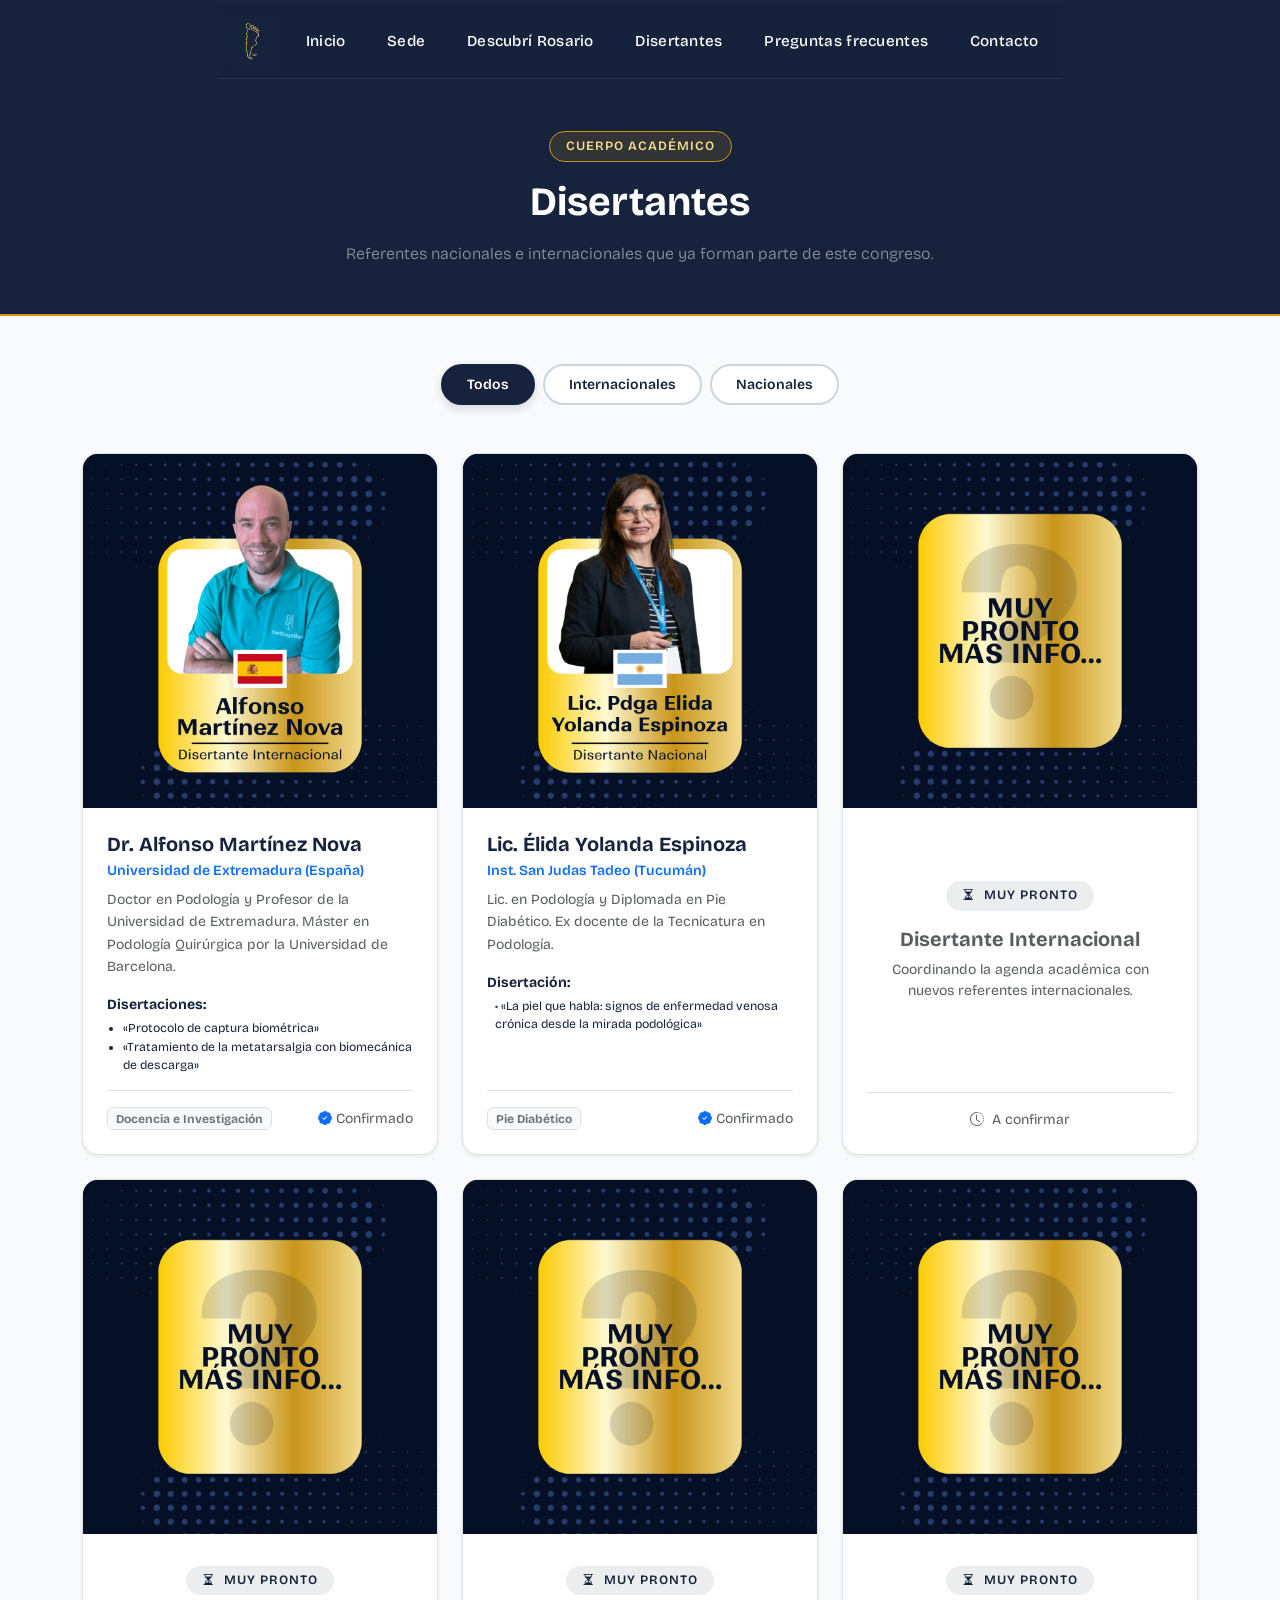
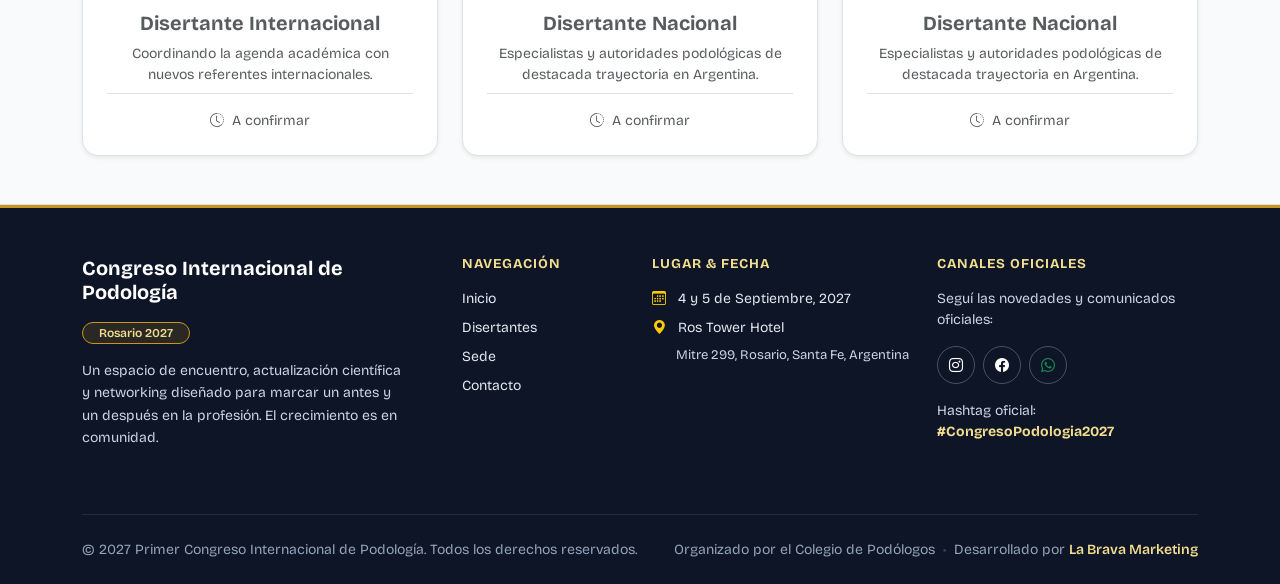
<file: pages/disertantes.html>
<!DOCTYPE html>
<html lang="es">
<head>
    <meta charset="UTF-8">
    <meta name="viewport" content="width=device-width, initial-scale=1.0">
    <title>Disertantes</title>

    <meta name="description" content="Congreso de podología internacional Rosario 2027"> 

    <meta name="author" content="Franco Lescano">
      <link href="https://cdn.jsdelivr.net/npm/bootstrap@5.3.2/dist/css/bootstrap.min.css" rel="stylesheet">


    <link rel="stylesheet" href="https://cdn.jsdelivr.net/npm/bootstrap-icons@1.11.1/font/bootstrap-icons.css">

    <link rel="stylesheet" href="../styles/styles.css">

    <link href="https://fonts.googleapis.com/css2?family=Bricolage+Grotesque:wght@300;400;500;600;700&display=swap" rel="stylesheet">

    <link rel="icon" type="image/jpg" href="../img/foto-header.jpg">
</head>



<body>
    


<header>



<nav class="navbar navbar-expand-lg sticky-top" style="background-color: #17233c;">
 <div class="container">
    <a class="navbar-brand" href="../index.html#inicio">
    <img src="../img/foto-header.jpg" alt="Congreso Podología logo">
    </a>


    <button class="navbar-toggler border-0" type="button"
            data-bs-toggle="collapse" data-bs-target="#navbarBrava"
            aria-controls="navbarBrava" aria-expanded="false" aria-label="Abrir menú">
      <span class="navbar-toggler-icon"></span>
    </button>

    <div class="collapse navbar-collapse" id="navbarBrava">
      <ul class="navbar-nav ms-auto gap-lg-3">
        <li class="nav-item"><a class="nav-link text-white" href="../index.html">Inicio</a></li>
        <li class="nav-item"><a class="nav-link text-white" href="sede.html">Sede</a></li>
         <li class="nav-item"><a class="nav-link text-white" href="descubri-rosario.html">Descubrí Rosario</a></li>
        <li class="nav-item"><a class="nav-link text-white" href="disertantes.html">Disertantes</a></li>
        <li class="nav-item"><a class="nav-link text-white" href="preguntas-frecuentes.html">Preguntas frecuentes</a></li>
        <li class="nav-item"><a class="nav-link text-white" href="contacto.html">Contacto</a></li>
      </ul>
    </div>
  </div>
</nav>


</header>




<main>

  <!-- ==========================================
       DISERTANTES
       ========================================== -->
  <section id="disertantes" class="border-bottom" style="background-color: #f8fafc;">

    <!-- ENCABEZADO AZUL INSTITUCIONAL (De punta a punta) -->
    <div class="py-5 mb-5 text-center text-white" style="background-color: #17233c; border-bottom: 2px solid #c9961a;">
      <div class="container">
        <div class="row justify-content-center">
          <div class="col-lg-8">
            <span class="badge text-uppercase px-3 py-2 mb-3 rounded-pill fw-semibold" 
                  style="background-color: rgba(201, 150, 26, 0.15); color: #f2dc8e; border: 1px solid #c9961a; font-size: 0.8rem; letter-spacing: 1px;">
              Cuerpo Académico
            </span>
            <h2 class="display-6 fw-bold mb-3 text-white" style="font-family: 'Bricolage Grotesque', sans-serif;">
              Disertantes
            </h2>
            <p class="lead mb-0 text-white-50 fs-6 mx-auto" style="max-width: 620px;">
              Referentes nacionales e internacionales que ya forman parte de este congreso.
            </p>
          </div>
        </div>
      </div>
    </div>

    <!-- CONTENEDOR CON FILTROS Y TARJETAS -->
    <div class="container pb-5">

      <!-- Botones de Filtro (Todos / Internacionales / Nacionales) -->
      <div class="d-flex justify-content-center gap-2 mb-5 flex-wrap">
        <button class="btn btn-outline-custom btn-sm px-4 py-2 rounded-pill fw-semibold filter-btn active" data-filter="all">
          Todos
        </button>
        <button class="btn btn-outline-custom btn-sm px-4 py-2 rounded-pill fw-semibold filter-btn" data-filter="internacional">
          Internacionales
        </button>
        <button class="btn btn-outline-custom btn-sm px-4 py-2 rounded-pill fw-semibold filter-btn" data-filter="nacional">
          Nacionales
        </button>
      </div>

      <!-- Grilla de Disertantes -->
      <div class="row g-4" id="speaker-grid">

       <!-- 1. DISERTANTE CONFIRMADO 1: Dr. Alfonso Martínez Nova -->
        <div class="col-md-6 col-lg-4 speaker-item" data-category="internacional">
          <div class="card h-100 border rounded-4 overflow-hidden shadow-sm d-flex flex-column bg-white">
            <div class="position-relative" style="background-color: #17233c;">
              <img src="../img/dr-martinez.png" 
                   alt="Dr. Alfonso Martínez Nova" 
                   class="w-100 d-block" 
                   style="aspect-ratio: 1 / 1; object-fit: contain;">
            </div>
            <div class="card-body p-4 d-flex flex-column">
              <h5 class="fw-bold mb-1" style="color: #17233c;">Dr. Alfonso Martínez Nova</h5>
              <div class="text-primary small fw-semibold mb-2">
                Universidad de Extremadura (España)
              </div>
              <p class="small text-muted mb-3" style="line-height: 1.6;">
                Doctor en Podología y Profesor de la Universidad de Extremadura. Máster en Podología Quirúrgica por la Universidad de Barcelona.
              </p>

              <div class="small mb-3" style="color: #17233c;">
                <strong>Disertaciones:</strong>
                <ul class="ps-3 mb-0 mt-1 small" style="line-height: 1.5;">
                  <li>«Protocolo de captura biométrica»</li>
                  <li>«Tratamiento de la metatarsalgia con biomecánica de descarga»</li>
                </ul>
              </div>

              <div class="pt-3 border-top mt-auto d-flex align-items-center justify-content-between">
                <span class="badge bg-light text-secondary border">Docencia e Investigación</span>
                <span class="text-muted small"><i class="bi bi-patch-check-fill text-primary"></i> Confirmado</span>
              </div>
            </div>
          </div>
        </div>

        
<!-- 2. DISERTANTE NACIONAL: Lic. Élida Yolanda Espinoza -->
        <div class="col-md-6 col-lg-4 speaker-item" data-category="nacional">
          <div class="card h-100 border rounded-4 overflow-hidden shadow-sm d-flex flex-column bg-white">
            <div class="position-relative" style="background-color: #17233c;">
              <img src="../img/elida-espinoza.png" 
                   alt="Lic. Élida Yolanda Espinoza" 
                   class="w-100 d-block" 
                   style="aspect-ratio: 1 / 1; object-fit: contain;">
            </div>
            <div class="card-body p-4 d-flex flex-column">
              <h5 class="fw-bold mb-1" style="color: #17233c;">Lic. Élida Yolanda Espinoza</h5>
              <div class="text-primary small fw-semibold mb-2">
                Inst. San Judas Tadeo (Tucumán)
              </div>
              <p class="small text-muted mb-3" style="line-height: 1.6;">
                Lic. en Podología y Diplomada en Pie Diabético. Ex docente de la Tecnicatura en Podología.
              </p>

              <div class="small mb-3" style="color: #17233c;">
                <strong>Disertación:</strong>
                <ul class="list-unstyled ps-2 mb-0 mt-1 small" style="line-height: 1.5;">
                  <li>• «La piel que habla: signos de enfermedad venosa crónica desde la mirada podológica»</li>
                </ul>
              </div>

              <div class="pt-3 border-top mt-auto d-flex align-items-center justify-content-between">
                <span class="badge bg-light text-secondary border">Pie Diabético</span>
                <span class="text-muted small"><i class="bi bi-patch-check-fill text-primary"></i> Confirmado</span>
              </div>
            </div>
          </div>
        </div>

        <!-- 3. PLACEHOLDER INTERNACIONAL -->
        <div class="col-md-6 col-lg-4 speaker-item" data-category="internacional">
          <div class="card h-100 border rounded-4 overflow-hidden shadow-sm d-flex flex-column bg-white">
            <div class="position-relative" style="background-color: #17233c;">
              <img src="../img/muy-pronto.png" 
                   alt="Muy pronto más información" 
                   class="w-100 d-block" 
                   style="aspect-ratio: 1 / 1; object-fit: contain;">
            </div>
            <div class="card-body p-4 d-flex flex-column text-center">
              <div class="my-auto py-2">
                <span class="badge px-3 py-2 rounded-pill text-uppercase fw-semibold mb-3" 
                      style="background-color: rgba(23, 35, 60, 0.08); color: #17233c; font-size: 0.8rem; letter-spacing: 1px;">
                  <i class="bi bi-hourglass-split me-1"></i> Muy pronto
                </span>
                <h5 class="fw-bold text-muted mb-2">Disertante Internacional</h5>
                <p class="small text-muted mb-0">
                  Coordinando la agenda académica con nuevos referentes internacionales.
                </p>
              </div>
              <div class="pt-3 border-top mt-auto d-flex align-items-center justify-content-center">
                <span class="text-muted small"><i class="bi bi-clock-history me-1"></i> A confirmar</span>
              </div>
            </div>
          </div>
        </div>


        <!-- 4. TARJETA NUEVA: Muy Pronto - Internacional -->
        <div class="col-md-6 col-lg-4 speaker-item" data-category="internacional">
          <div class="card h-100 border rounded-4 overflow-hidden shadow-sm d-flex flex-column bg-white">
            <div class="position-relative" style="background-color: #17233c;">
              <img src="../img/muy-pronto.png" 
                   alt="Muy pronto más información" 
                   class="w-100 d-block" 
                   style="aspect-ratio: 1 / 1; object-fit: contain;">
            </div>
            <div class="card-body p-4 d-flex flex-column text-center">
              <div class="my-auto py-2">
                <span class="badge px-3 py-2 rounded-pill text-uppercase fw-semibold mb-3" 
                      style="background-color: rgba(23, 35, 60, 0.08); color: #17233c; font-size: 0.8rem; letter-spacing: 1px;">
                  <i class="bi bi-hourglass-split me-1"></i> Muy pronto
                </span>
                <h5 class="fw-bold text-muted mb-2">Disertante Internacional</h5>
                <p class="small text-muted mb-0">
                  Coordinando la agenda académica con nuevos referentes internacionales.
                </p>
              </div>
              <div class="pt-3 border-top mt-auto d-flex align-items-center justify-content-center">
                <span class="text-muted small"><i class="bi bi-clock-history me-1"></i> A confirmar</span>
              </div>
            </div>
          </div>
        </div>

        <!-- 5. TARJETA NUEVA: Muy Pronto - Nacional (1) -->
        <div class="col-md-6 col-lg-4 speaker-item" data-category="nacional">
          <div class="card h-100 border rounded-4 overflow-hidden shadow-sm d-flex flex-column bg-white">
            <div class="position-relative" style="background-color: #17233c;">
              <img src="../img/muy-pronto.png" 
                   alt="Muy pronto más información" 
                   class="w-100 d-block" 
                   style="aspect-ratio: 1 / 1; object-fit: contain;">
            </div>
            <div class="card-body p-4 d-flex flex-column text-center">
              <div class="my-auto py-2">
                <span class="badge px-3 py-2 rounded-pill text-uppercase fw-semibold mb-3" 
                      style="background-color: rgba(23, 35, 60, 0.08); color: #17233c; font-size: 0.8rem; letter-spacing: 1px;">
                  <i class="bi bi-hourglass-split me-1"></i> Muy pronto
                </span>
                <h5 class="fw-bold text-muted mb-2">Disertante Nacional</h5>
                <p class="small text-muted mb-0">
                  Especialistas y autoridades podológicas de destacada trayectoria en Argentina.
                </p>
              </div>
              <div class="pt-3 border-top mt-auto d-flex align-items-center justify-content-center">
                <span class="text-muted small"><i class="bi bi-clock-history me-1"></i> A confirmar</span>
              </div>
            </div>
          </div>
        </div>

        <!-- 6. TARJETA NUEVA: Muy Pronto - Nacional (2) -->
        <div class="col-md-6 col-lg-4 speaker-item" data-category="nacional">
          <div class="card h-100 border rounded-4 overflow-hidden shadow-sm d-flex flex-column bg-white">
            <div class="position-relative" style="background-color: #17233c;">
              <img src="../img/muy-pronto.png" 
                   alt="Muy pronto más información" 
                   class="w-100 d-block" 
                   style="aspect-ratio: 1 / 1; object-fit: contain;">
            </div>
            <div class="card-body p-4 d-flex flex-column text-center">
              <div class="my-auto py-2">
                <span class="badge px-3 py-2 rounded-pill text-uppercase fw-semibold mb-3" 
                      style="background-color: rgba(23, 35, 60, 0.08); color: #17233c; font-size: 0.8rem; letter-spacing: 1px;">
                  <i class="bi bi-hourglass-split me-1"></i> Muy pronto
                </span>
                <h5 class="fw-bold text-muted mb-2">Disertante Nacional</h5>
                <p class="small text-muted mb-0">
                  Especialistas y autoridades podológicas de destacada trayectoria en Argentina.
                </p>
              </div>
              <div class="pt-3 border-top mt-auto d-flex align-items-center justify-content-center">
                <span class="text-muted small"><i class="bi bi-clock-history me-1"></i> A confirmar</span>
              </div>
            </div>
          </div>
        </div>

      </div> <!-- Cierra #speaker-grid (row g-4) -->

    </div> <!-- Cierra .container pb-5 -->

  </section> <!-- Cierra #disertantes -->

</main>


<!-- ==========================================
     FOOTER INSTITUCIONAL
     ========================================== -->
<footer style="background-color: #0d1527; color: #cbd5e1; border-top: 3px solid #c9961a;" class="pt-5 pb-4">
  <div class="container">
    
    <div class="row g-4 justify-content-between mb-5">
      
      <!-- COLUMNA 1: IDENTIDAD Y LEMA -->
      <div class="col-lg-4 col-md-6 text-center text-md-start">
        <h5 class="fw-bold mb-3 text-white" style="font-family: 'Bricolage Grotesque', sans-serif;">
          Congreso Internacional de Podología
        </h5>
        <div class="mb-3">
          <span class="badge px-3 py-1 rounded-pill fw-semibold" style="background-color: rgba(201, 150, 26, 0.15); color: #f2dc8e; border: 1px solid #c9961a; font-size: 0.75rem;">
            Rosario 2027
          </span>
        </div>
        <p class="small mb-3 text-footer-muted mx-auto mx-md-0" style="line-height: 1.6; max-width: 320px;">
          Un espacio de encuentro, actualización científica y networking diseñado para marcar un antes y un después en la profesión. El crecimiento es en comunidad.
        </p>
      </div>

      <!-- COLUMNA 2: NAVEGACIÓN -->
      <div class="col-lg-2 col-md-6 col-6">
        <h6 class="text-uppercase fw-bold mb-3" style="color: #f2dc8e; font-size: 0.85rem; letter-spacing: 1px;">
          Navegación
        </h6>
        <ul class="list-unstyled small d-flex flex-column gap-2 mb-0">
          <li><a href="index.html#inicio" class="text-decoration-none footer-link">Inicio</a></li>
          <li><a href="disertantes.html" class="text-decoration-none footer-link">Disertantes</a></li>
          <li><a href="sede.html" class="text-decoration-none footer-link">Sede</a></li>
          <li><a href="contacto.html" class="text-decoration-none footer-link">Contacto</a></li>
        </ul>
      </div>

      <!-- COLUMNA 3: SEDE Y FECHA -->
      <div class="col-lg-3 col-md-6 col-6">
        <h6 class="text-uppercase fw-bold mb-3" style="color: #f2dc8e; font-size: 0.85rem; letter-spacing: 1px;">
          Lugar & Fecha
        </h6>
        <ul class="list-unstyled small d-flex flex-column gap-2 mb-0" style="color: #e2e8f0;">
          <li>
            <i class="bi bi-calendar3 me-2" style="color: #fccb00;"></i>
            4 y 5 de Septiembre, 2027
          </li>
          <li>
            <i class="bi bi-geo-alt-fill me-2" style="color: #fccb00;"></i>
            Ros Tower Hotel
          </li>
          <li class="ms-4 text-footer-muted" style="font-size: 0.82rem;">
            Mitre 299, Rosario, Santa Fe, Argentina
          </li>
        </ul>
      </div>

      <!-- COLUMNA 4: CONTACTO Y CANALES -->
      <div class="col-lg-3 col-md-6 text-center text-md-start">
        <h6 class="text-uppercase fw-bold mb-3" style="color: #f2dc8e; font-size: 0.85rem; letter-spacing: 1px;">
          Canales Oficiales
        </h6>
        <p class="small mb-3 text-footer-muted">
          Seguí las novedades y comunicados oficiales:
        </p>
        
        <!-- Redes y WhatsApp -->
        <div class="d-flex gap-2 justify-content-center justify-content-md-start mb-3">
          <a href="https://www.instagram.com/congreso.arg.pod/" target="_blank" rel="noopener noreferrer" class="btn btn-outline-light btn-sm rounded-circle d-flex align-items-center justify-content-center footer-social-btn" title="Instagram">
            <i class="bi bi-instagram"></i>
          </a>
          <a href="https://www.facebook.com/profile.php?id=61591699562873" target="_blank" rel="noopener noreferrer" class="btn btn-outline-light btn-sm rounded-circle d-flex align-items-center justify-content-center footer-social-btn" title="Facebook">
            <i class="bi bi-facebook"></i>
          </a>
          <a href="https://chat.whatsapp.com/Cl50cB575rN3OUbpVioLxF" target="_blank" rel="noopener noreferrer" class="btn btn-outline-light btn-sm rounded-circle d-flex align-items-center justify-content-center footer-social-btn" title="Grupo de WhatsApp">
            <i class="bi bi-whatsapp text-success"></i>
          </a>
        </div>

        <span class="small d-block text-footer-muted">
          Hashtag oficial: <strong style="color: #f2dc8e;">#CongresoPodologia2027</strong>
        </span>
      </div>

    </div>

    <!-- LÍNEA INFERIOR: DERECHOS Y CRÉDITOS -->
    <div class="pt-4 border-top border-secondary border-opacity-25 text-center text-md-start d-flex flex-column flex-md-row justify-content-between align-items-center gap-3 small" style="color: #94a3b8;">
      <div>
        © 2027 Primer Congreso Internacional de Podología. Todos los derechos reservados.
      </div>
      <div class="d-flex flex-wrap justify-content-center align-items-center gap-2">
        <span>Organizado por el Colegio de Podólogos</span>
        <span class="text-secondary opacity-50">•</span>
        <span>Desarrollado por <a href="https://www.instagram.com/labravamarketing/" target="_blank" rel="noopener noreferrer" class="text-decoration-none fw-semibold footer-credit-link" style="color: #f2dc8e;">La Brava Marketing</a></span>
      </div>
    </div>

  </div>
</footer>






































































































<script src="https://cdn.jsdelivr.net/npm/bootstrap@5.3.2/dist/js/bootstrap.bundle.min.js"></script>

<script>
  document.addEventListener('DOMContentLoaded', () => {
    const filterButtons = document.querySelectorAll('.filter-btn');
    const speakerItems = document.querySelectorAll('.speaker-item');

    filterButtons.forEach(button => {
      button.addEventListener('click', () => {
        // Cambiar estilo de botón activo
        filterButtons.forEach(btn => btn.classList.remove('active'));
        button.classList.add('active');

        const filterValue = button.getAttribute('data-filter');

        // Mostrar / ocultar tarjetas según la categoría
        speakerItems.forEach(item => {
          const category = item.getAttribute('data-category');
          if (filterValue === 'all' || category === filterValue) {
            item.style.display = 'block';
          } else {
            item.style.display = 'none';
          }
        });
      });
    });
  });
</script>
</body>
</html>
</file>
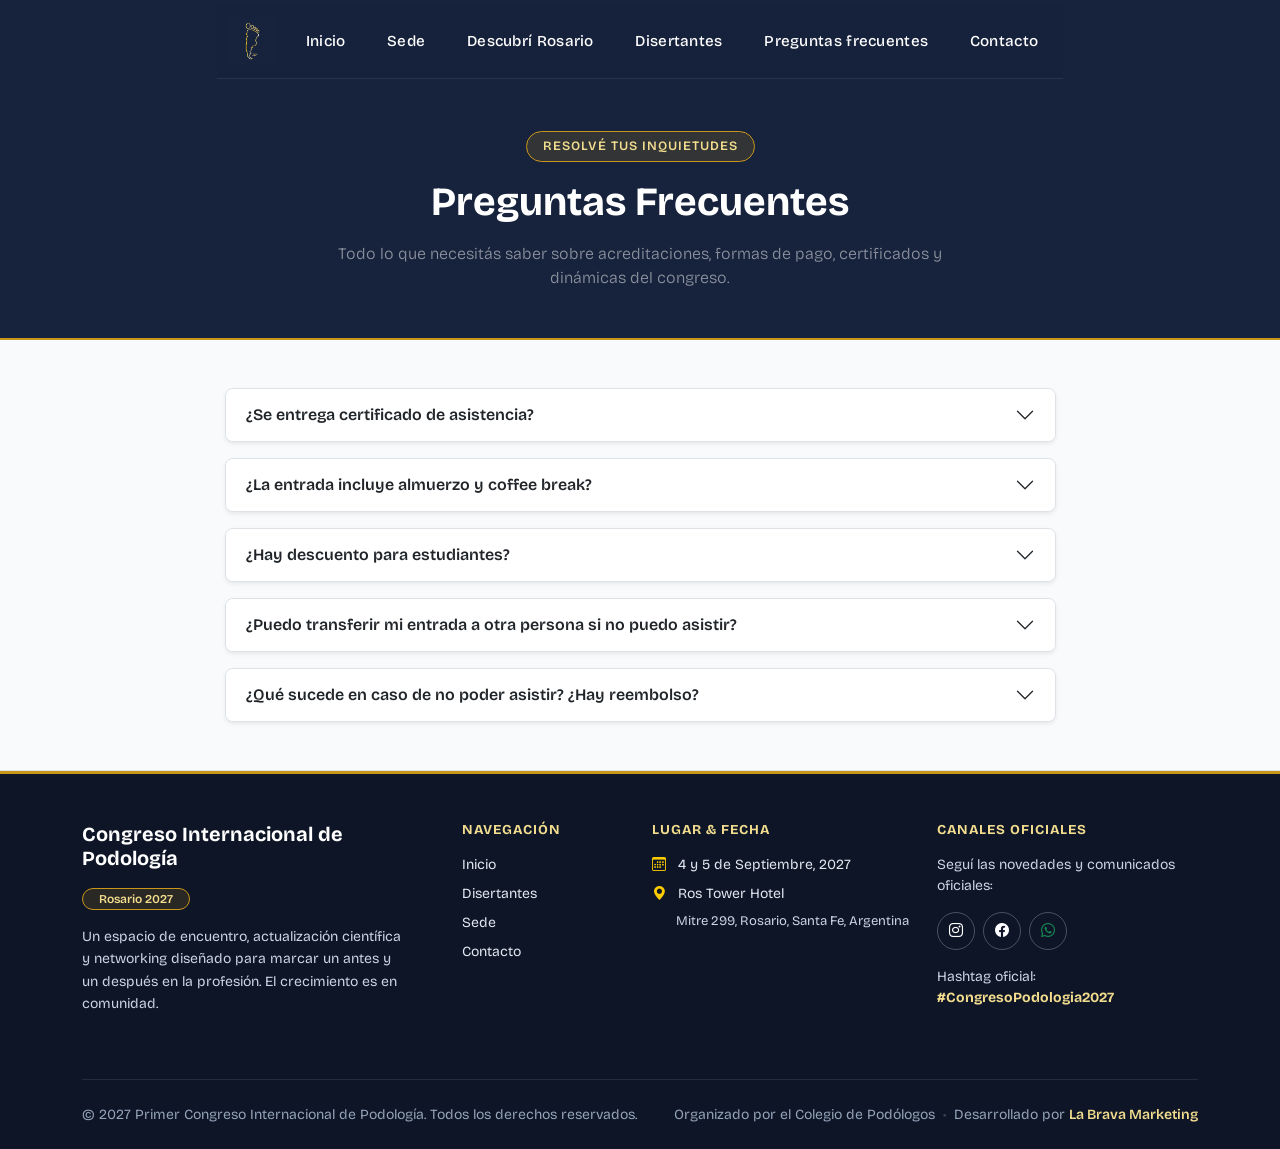
<file: pages/preguntas-frecuentes.html>
<!DOCTYPE html>
<html lang="es">
<head>
    <meta charset="UTF-8">
    <meta name="viewport" content="width=device-width, initial-scale=1.0">
    <title>Preguntas frecuentes</title>

    <meta name="description" content="Congreso de podología internacional Rosario 2027"> 

    <meta name="author" content="Franco Lescano">
      <link href="https://cdn.jsdelivr.net/npm/bootstrap@5.3.2/dist/css/bootstrap.min.css" rel="stylesheet">


    <link rel="stylesheet" href="https://cdn.jsdelivr.net/npm/bootstrap-icons@1.11.1/font/bootstrap-icons.css">

    <link rel="stylesheet" href="../styles/styles.css">

    <link href="https://fonts.googleapis.com/css2?family=Bricolage+Grotesque:wght@300;400;500;600;700&display=swap" rel="stylesheet">

    <link rel="icon" type="image/jpg" href="../img/foto-header.jpg">
</head>



<body>
    


<header>


<nav class="navbar navbar-expand-lg sticky-top" style="background-color: #17233c;">
 <div class="container">
    <a class="navbar-brand" href="../index.html#inicio">
    <img src="../img/foto-header.jpg" alt="Congreso Podología logo">
    </a>


    <button class="navbar-toggler border-0" type="button"
            data-bs-toggle="collapse" data-bs-target="#navbarBrava"
            aria-controls="navbarBrava" aria-expanded="false" aria-label="Abrir menú">
      <span class="navbar-toggler-icon"></span>
    </button>

    <div class="collapse navbar-collapse" id="navbarBrava">
      <ul class="navbar-nav ms-auto gap-lg-3">
        <li class="nav-item"><a class="nav-link text-white" href="../index.html">Inicio</a></li>
        <li class="nav-item"><a class="nav-link text-white" href="sede.html">Sede</a></li>
         <li class="nav-item"><a class="nav-link text-white" href="descubri-rosario.html">Descubrí Rosario</a></li>
        <li class="nav-item"><a class="nav-link text-white" href="disertantes.html">Disertantes</a></li>
        <li class="nav-item"><a class="nav-link text-white" href="descubri-rosario.html">Preguntas frecuentes</a></li>
        <li class="nav-item"><a class="nav-link text-white" href="contacto.html">Contacto</a></li>
      </ul>
    </div>
  </div>
</nav>



</header>


<main>

<!-- ==========================================
     PREGUNTAS FRECUENTES (FAQ)
     ========================================== -->
<section id="faq" class="border-bottom" style="background-color: #f8fafc;">

  <!-- ENCABEZADO AZUL INSTITUCIONAL -->
  <div class="py-5 text-center text-white" style="background-color: #17233c; border-bottom: 2px solid #c9961a;">
    <div class="container">
      <div class="row justify-content-center">
        <div class="col-lg-8">
          <span class="badge text-uppercase px-3 py-2 mb-3 rounded-pill fw-semibold" 
                style="background-color: rgba(201, 150, 26, 0.15); color: #f2dc8e; border: 1px solid #c9961a; font-size: 0.8rem; letter-spacing: 1px;">
            Resolvé tus inquietudes
          </span>
          <h2 class="display-6 fw-bold mb-3 text-white" style="font-family: 'Bricolage Grotesque', sans-serif;">
            Preguntas Frecuentes
          </h2>
          <p class="lead mb-0 text-white-50 fs-6 mx-auto" style="max-width: 620px;">
            Todo lo que necesitás saber sobre acreditaciones, formas de pago, certificados y dinámicas del congreso.
          </p>
        </div>
      </div>
    </div>
  </div>

  <!-- CONTENEDOR DEL ACORDEÓN -->
  <div class="container py-5">
    <div class="row justify-content-center">
      <div class="col-lg-9">
        
        <div class="accordion d-flex flex-column gap-3" id="accordionFAQ">

          <!-- PREGUNTA 1 -->
          <div class="accordion-item border rounded-3 overflow-hidden shadow-sm bg-white">
            <h2 class="accordion-header" id="headingOne">
              <button class="accordion-button collapsed fw-semibold text-dark bg-white" type="button" data-bs-toggle="collapse" data-bs-target="#collapseOne" aria-expanded="false" aria-controls="collapseOne">
                ¿Se entrega certificado de asistencia?
              </button>
            </h2>
            <div id="collapseOne" class="accordion-collapse collapse" aria-labelledby="headingOne" data-bs-parent="#accordionFAQ">
              <div class="accordion-body text-secondary small pt-0">
                Sí, se entregará certificado oficial de asistencia y también de los talleres.
              </div>
            </div>
          </div>

          <!-- PREGUNTA 2 -->
          <div class="accordion-item border rounded-3 overflow-hidden shadow-sm bg-white">
            <h2 class="accordion-header" id="headingTwo">
              <button class="accordion-button collapsed fw-semibold text-dark bg-white" type="button" data-bs-toggle="collapse" data-bs-target="#collapseTwo" aria-expanded="false" aria-controls="collapseTwo">
                ¿La entrada incluye almuerzo y coffee break?
              </button>
            </h2>
            <div id="collapseTwo" class="accordion-collapse collapse" aria-labelledby="headingTwo" data-bs-parent="#accordionFAQ">
              <div class="accordion-body text-secondary small pt-0">
                La acreditación incluye acceso a los coffee breaks de ambas jornadas. Los detalles del almuerzo serán informados en el cronograma oficial.
              </div>
            </div>
          </div>

          <!-- PREGUNTA 3 -->
          <div class="accordion-item border rounded-3 overflow-hidden shadow-sm bg-white">
            <h2 class="accordion-header" id="headingThree">
              <button class="accordion-button collapsed fw-semibold text-dark bg-white" type="button" data-bs-toggle="collapse" data-bs-target="#collapseThree" aria-expanded="false" aria-controls="collapseThree">
                ¿Hay descuento para estudiantes?
              </button>
            </h2>
            <div id="collapseThree" class="accordion-collapse collapse" aria-labelledby="headingThree" data-bs-parent="#accordionFAQ">
              <div class="accordion-body text-secondary small pt-0">
                Sí, se contemplarán aranceles diferenciales para estudiantes de la carrera.
              </div>
            </div>
          </div>

          <!-- PREGUNTA 4 -->
          <div class="accordion-item border rounded-3 overflow-hidden shadow-sm bg-white">
            <h2 class="accordion-header" id="headingFour">
              <button class="accordion-button collapsed fw-semibold text-dark bg-white" type="button" data-bs-toggle="collapse" data-bs-target="#collapseFour" aria-expanded="false" aria-controls="collapseFour">
                ¿Puedo transferir mi entrada a otra persona si no puedo asistir?
              </button>
            </h2>
            <div id="collapseFour" class="accordion-collapse collapse" aria-labelledby="headingFour" data-bs-parent="#accordionFAQ">
              <div class="accordion-body text-secondary small pt-0">
                Sí, pero tiene que ser 15 días previos al evento por temas de certificación. 
              </div>
            </div>
          </div>

          <!-- PREGUNTA 5 -->
          <div class="accordion-item border rounded-3 overflow-hidden shadow-sm bg-white">
            <h2 class="accordion-header" id="headingFive">
              <button class="accordion-button collapsed fw-semibold text-dark bg-white" type="button" data-bs-toggle="collapse" data-bs-target="#collapseFive" aria-expanded="false" aria-controls="collapseFive">
                ¿Qué sucede en caso de no poder asistir? ¿Hay reembolso?
              </button>
            </h2>
            <div id="collapseFive" class="accordion-collapse collapse" aria-labelledby="headingFive" data-bs-parent="#accordionFAQ">
              <div class="accordion-body text-secondary small pt-0">
                No, no tiene reembolso. 
              </div>
            </div>
          </div>

        </div>

      </div>
    </div>
  </div>

</section>

</main>




<!-- ==========================================
     FOOTER INSTITUCIONAL
     ========================================== -->
<footer style="background-color: #0d1527; color: #cbd5e1; border-top: 3px solid #c9961a;" class="pt-5 pb-4">
  <div class="container">
    
    <div class="row g-4 justify-content-between mb-5">
      
      <!-- COLUMNA 1: IDENTIDAD Y LEMA -->
      <div class="col-lg-4 col-md-6 text-center text-md-start">
        <h5 class="fw-bold mb-3 text-white" style="font-family: 'Bricolage Grotesque', sans-serif;">
          Congreso Internacional de Podología
        </h5>
        <div class="mb-3">
          <span class="badge px-3 py-1 rounded-pill fw-semibold" style="background-color: rgba(201, 150, 26, 0.15); color: #f2dc8e; border: 1px solid #c9961a; font-size: 0.75rem;">
            Rosario 2027
          </span>
        </div>
        <p class="small mb-3 text-footer-muted mx-auto mx-md-0" style="line-height: 1.6; max-width: 320px;">
          Un espacio de encuentro, actualización científica y networking diseñado para marcar un antes y un después en la profesión. El crecimiento es en comunidad.
        </p>
      </div>

      <!-- COLUMNA 2: NAVEGACIÓN -->
      <div class="col-lg-2 col-md-6 col-6">
        <h6 class="text-uppercase fw-bold mb-3" style="color: #f2dc8e; font-size: 0.85rem; letter-spacing: 1px;">
          Navegación
        </h6>
        <ul class="list-unstyled small d-flex flex-column gap-2 mb-0">
          <li><a href="index.html#inicio" class="text-decoration-none footer-link">Inicio</a></li>
          <li><a href="disertantes.html" class="text-decoration-none footer-link">Disertantes</a></li>
          <li><a href="sede.html" class="text-decoration-none footer-link">Sede</a></li>
          <li><a href="contacto.html" class="text-decoration-none footer-link">Contacto</a></li>
        </ul>
      </div>

      <!-- COLUMNA 3: SEDE Y FECHA -->
      <div class="col-lg-3 col-md-6 col-6">
        <h6 class="text-uppercase fw-bold mb-3" style="color: #f2dc8e; font-size: 0.85rem; letter-spacing: 1px;">
          Lugar & Fecha
        </h6>
        <ul class="list-unstyled small d-flex flex-column gap-2 mb-0" style="color: #e2e8f0;">
          <li>
            <i class="bi bi-calendar3 me-2" style="color: #fccb00;"></i>
            4 y 5 de Septiembre, 2027
          </li>
          <li>
            <i class="bi bi-geo-alt-fill me-2" style="color: #fccb00;"></i>
            Ros Tower Hotel
          </li>
          <li class="ms-4 text-footer-muted" style="font-size: 0.82rem;">
            Mitre 299, Rosario, Santa Fe, Argentina
          </li>
        </ul>
      </div>

      <!-- COLUMNA 4: CONTACTO Y CANALES -->
      <div class="col-lg-3 col-md-6 text-center text-md-start">
        <h6 class="text-uppercase fw-bold mb-3" style="color: #f2dc8e; font-size: 0.85rem; letter-spacing: 1px;">
          Canales Oficiales
        </h6>
        <p class="small mb-3 text-footer-muted">
          Seguí las novedades y comunicados oficiales:
        </p>
        
        <!-- Redes y WhatsApp -->
        <div class="d-flex gap-2 justify-content-center justify-content-md-start mb-3">
          <a href="https://www.instagram.com/congreso.arg.pod/" target="_blank" rel="noopener noreferrer" class="btn btn-outline-light btn-sm rounded-circle d-flex align-items-center justify-content-center footer-social-btn" title="Instagram">
            <i class="bi bi-instagram"></i>
          </a>
          <a href="https://www.facebook.com/profile.php?id=61591699562873" target="_blank" rel="noopener noreferrer" class="btn btn-outline-light btn-sm rounded-circle d-flex align-items-center justify-content-center footer-social-btn" title="Facebook">
            <i class="bi bi-facebook"></i>
          </a>
          <a href="https://chat.whatsapp.com/Cl50cB575rN3OUbpVioLxF" target="_blank" rel="noopener noreferrer" class="btn btn-outline-light btn-sm rounded-circle d-flex align-items-center justify-content-center footer-social-btn" title="Grupo de WhatsApp">
            <i class="bi bi-whatsapp text-success"></i>
          </a>
        </div>

        <span class="small d-block text-footer-muted">
          Hashtag oficial: <strong style="color: #f2dc8e;">#CongresoPodologia2027</strong>
        </span>
      </div>

    </div>

    <!-- LÍNEA INFERIOR: DERECHOS Y CRÉDITOS -->
    <div class="pt-4 border-top border-secondary border-opacity-25 text-center text-md-start d-flex flex-column flex-md-row justify-content-between align-items-center gap-3 small" style="color: #94a3b8;">
      <div>
        © 2027 Primer Congreso Internacional de Podología. Todos los derechos reservados.
      </div>
      <div class="d-flex flex-wrap justify-content-center align-items-center gap-2">
        <span>Organizado por el Colegio de Podólogos</span>
        <span class="text-secondary opacity-50">•</span>
        <span>Desarrollado por <a href="https://www.instagram.com/labravamarketing/" target="_blank" rel="noopener noreferrer" class="text-decoration-none fw-semibold footer-credit-link" style="color: #f2dc8e;">La Brava Marketing</a></span>
      </div>
    </div>

  </div>
</footer>








































































































<script src="https://cdn.jsdelivr.net/npm/bootstrap@5.3.2/dist/js/bootstrap.bundle.min.js"></script>


</body>
</html>
</file>
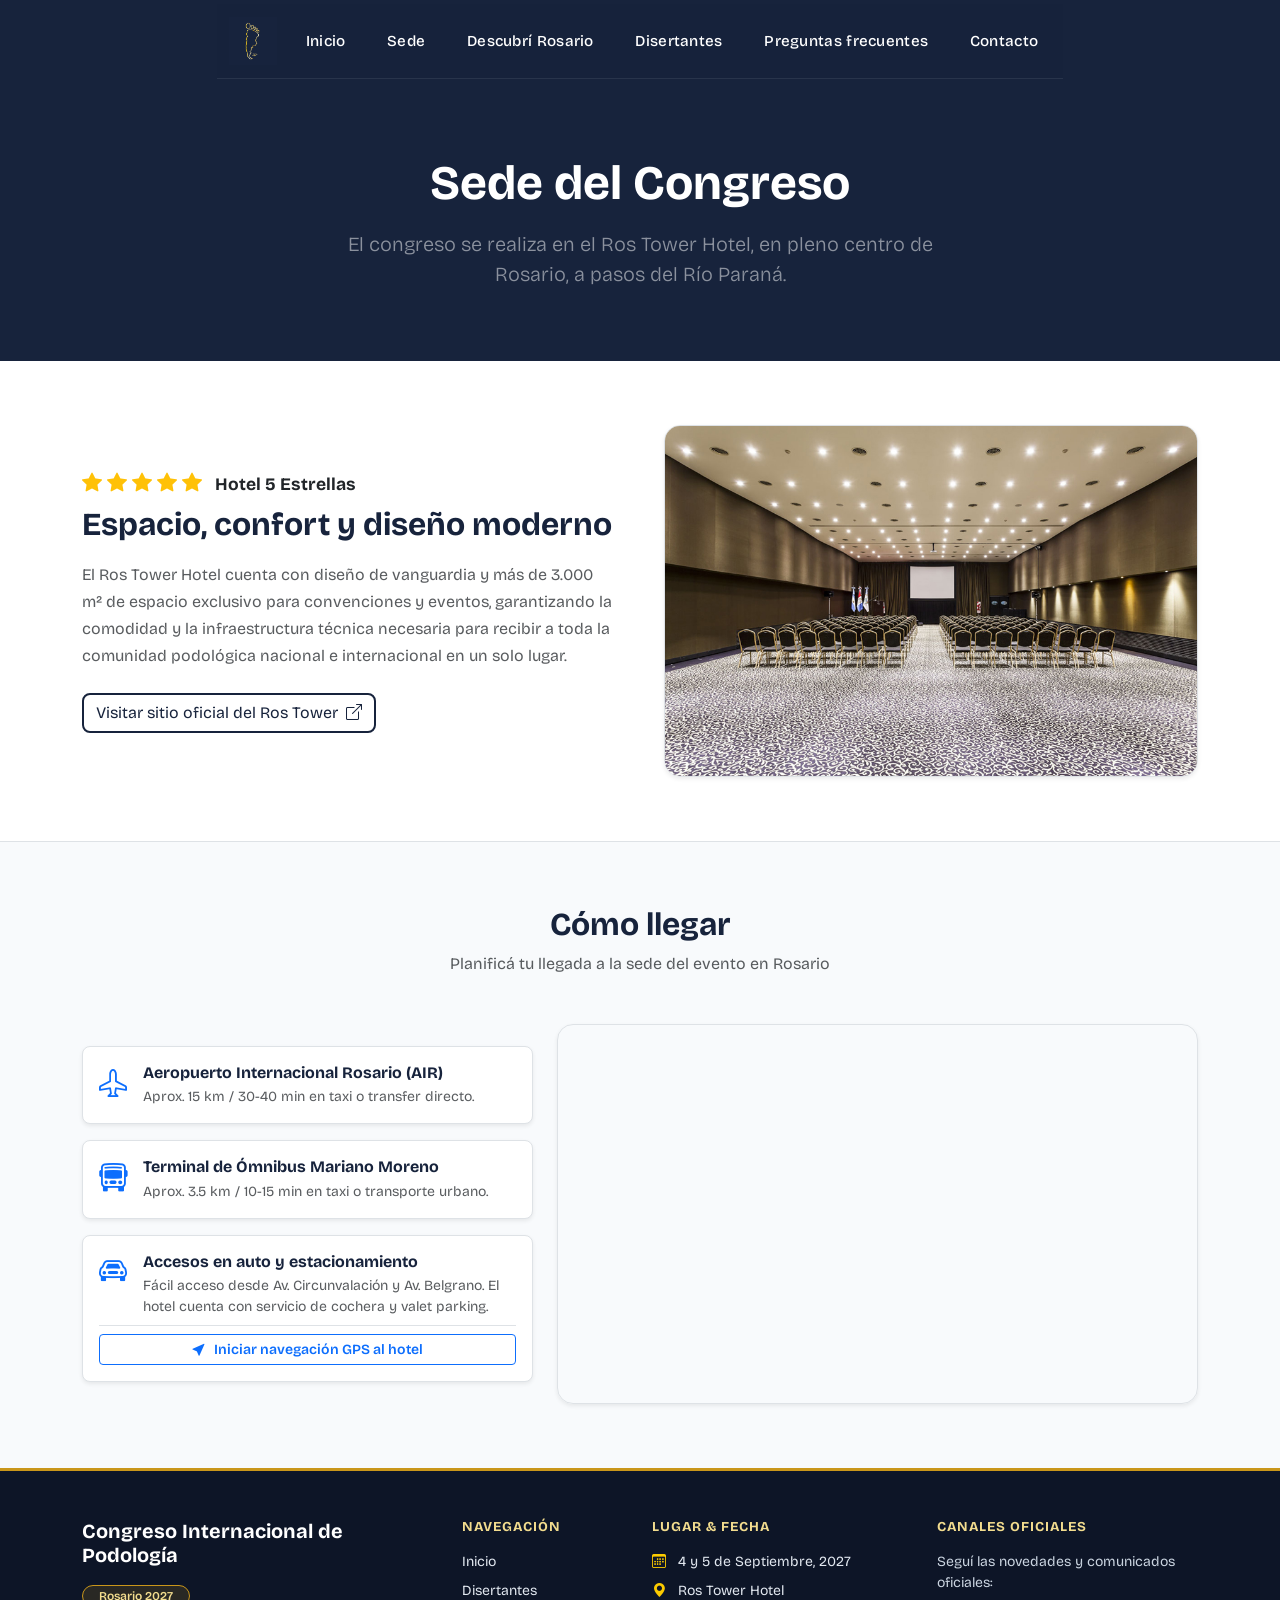
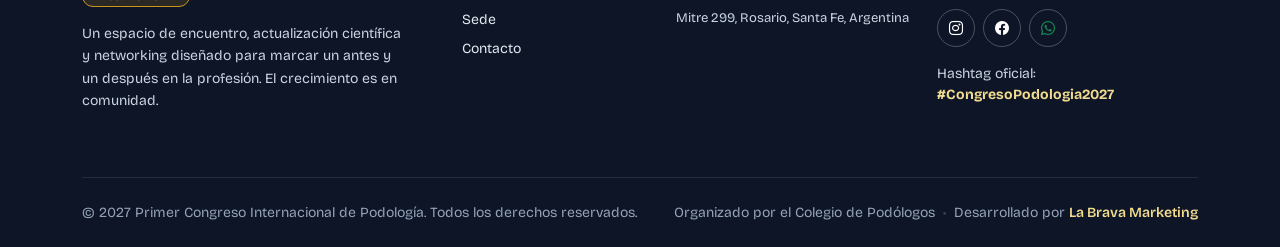
<file: pages/sede.html>
<!DOCTYPE html>
<html lang="es">
<head>
    <meta charset="UTF-8">
    <meta name="viewport" content="width=device-width, initial-scale=1.0">
    <title>Nuesta sede</title>

    <meta name="description" content="Congreso de podología internacional Rosario 2027"> 

    <meta name="author" content="Franco Lescano">
      <link href="https://cdn.jsdelivr.net/npm/bootstrap@5.3.2/dist/css/bootstrap.min.css" rel="stylesheet">


    <link rel="stylesheet" href="https://cdn.jsdelivr.net/npm/bootstrap-icons@1.11.1/font/bootstrap-icons.css">

   <link rel="stylesheet" href="../styles/styles.css">

    <link href="https://fonts.googleapis.com/css2?family=Bricolage+Grotesque:wght@300;400;500;600;700&display=swap" rel="stylesheet">

    <!-- Favicon -->
   <link rel="icon" type="image/jpg" href="../img/foto-header.jpg">
</head>



<body>
    


<header>

<nav class="navbar navbar-expand-lg sticky-top" style="background-color: #17233c;">
 <div class="container">
    <a class="navbar-brand" href="../index.html#inicio">
    <img src="../img/foto-header.jpg" alt="Congreso Podología logo">
    </a>


    <button class="navbar-toggler border-0" type="button"
            data-bs-toggle="collapse" data-bs-target="#navbarBrava"
            aria-controls="navbarBrava" aria-expanded="false" aria-label="Abrir menú">
      <span class="navbar-toggler-icon"></span>
    </button>

    <div class="collapse navbar-collapse" id="navbarBrava">
      <ul class="navbar-nav ms-auto gap-lg-3">
        <li class="nav-item"><a class="nav-link text-white" href="../index.html">Inicio</a></li>
        <li class="nav-item"><a class="nav-link text-white" href="sede.html">Sede</a></li>
         <li class="nav-item"><a class="nav-link text-white" href="descubri-rosario.html">Descubrí Rosario</a></li>
        <li class="nav-item"><a class="nav-link text-white" href="disertantes.html">Disertantes</a></li>
        <li class="nav-item"><a class="nav-link text-white" href="preguntas-frecuentes.html">Preguntas frecuentes</a></li>
        <li class="nav-item"><a class="nav-link text-white" href="contacto.html">Contacto</a></li>
      </ul>
    </div>
  </div>
</nav>




</header>


<main>

<main>
  <!-- ENCABEZADO DE PÁGINA -->
  <section class="py-5 text-white" style="background-color: #17233c;">
    <div class="container text-center py-4">
      <h1 class="display-5 fw-bold mb-3" style="font-family: 'Bricolage Grotesque', sans-serif;">
        Sede del Congreso
      </h1>
      <p class="lead text-white-50 mx-auto mb-0" style="max-width: 650px;">
        El congreso se realiza en el Ros Tower Hotel, en pleno centro de Rosario, a pasos del Río Paraná.
      </p>
    </div>
  </section>

  <!-- 2.1 SOBRE LA SEDE -->
  <section class="py-5 bg-white border-bottom">
    <div class="container py-lg-3">
      <div class="row align-items-center g-5">
        
        <div class="col-lg-6">
          <div class="text-warning mb-2 fs-5">
            <i class="bi bi-star-fill"></i>
            <i class="bi bi-star-fill"></i>
            <i class="bi bi-star-fill"></i>
            <i class="bi bi-star-fill"></i>
            <i class="bi bi-star-fill"></i>
            <span class="text-dark fw-bold ms-2 small">Hotel 5 Estrellas</span>
          </div>
          
          <h2 class="fw-bold mb-3" style="color: #17233c;">Espacio, confort y diseño moderno</h2>
          <p class="text-muted" style="line-height: 1.7;">
            El Ros Tower Hotel cuenta con diseño de vanguardia y más de 3.000 m² de espacio exclusivo para convenciones y eventos, garantizando la comodidad y la infraestructura técnica necesaria para recibir a toda la comunidad podológica nacional e internacional en un solo lugar.
          </p>

          <a href="https://www.rostower.com.ar" target="_blank" rel="noopener noreferrer" class="btn btn-outline-custom mt-2">
            Visitar sitio oficial del Ros Tower <i class="bi bi-box-arrow-up-right ms-1"></i>
          </a>
        </div>

        <div class="col-lg-6">
          <div class="rounded-4 overflow-hidden shadow-sm border">
            <!-- Reemplazá con la foto del salón o fachada -->
            <img src="../img/convenciones-ros-tower.jpg" alt="Centro de Convenciones Ros Tower" class="img-fluid w-100" style="height: 350px; object-fit: cover;">
          </div>
        </div>

      </div>
    </div>
  </section>

 <!-- 2.2 CÓMO LLEGAR & MAPA -->
  <section class="py-5" style="background-color: #f8fafc;">
    <div class="container py-lg-3">
      
      <div class="text-center mb-5">
        <h2 class="fw-bold" style="color: #17233c;">Cómo llegar</h2>
        <p class="text-muted">Planificá tu llegada a la sede del evento en Rosario</p>
      </div>

      <!-- FILA PRINCIPAL: TARJETAS A LA IZQUIERDA Y MAPA A LA DERECHA -->
      <div class="row g-4 align-items-center">
        
        <!-- COLUMNA IZQUIERDA: TARJETAS DE ACCESO -->
        <div class="col-lg-5">
          <div class="d-flex flex-column gap-3">
            
            <!-- 1. Aeropuerto -->
            <div class="p-3 bg-white rounded-3 border shadow-sm d-flex align-items-start gap-3">
              <i class="bi bi-airplane text-primary fs-3 flex-shrink-0"></i>
              <div>
                <h6 class="fw-bold mb-1" style="color: #17233c;">Aeropuerto Internacional Rosario (AIR)</h6>
                <p class="small text-muted mb-0">Aprox. 15 km / 30-40 min en taxi o transfer directo.</p>
              </div>
            </div>

            <!-- 2. Terminal -->
            <div class="p-3 bg-white rounded-3 border shadow-sm d-flex align-items-start gap-3">
              <i class="bi bi-bus-front text-primary fs-3 flex-shrink-0"></i>
              <div>
                <h6 class="fw-bold mb-1" style="color: #17233c;">Terminal de Ómnibus Mariano Moreno</h6>
                <p class="small text-muted mb-0">Aprox. 3.5 km / 10-15 min en taxi o transporte urbano.</p>
              </div>
            </div>

            <!-- 3. Auto + Botón GPS -->
            <div class="p-3 bg-white rounded-3 border shadow-sm d-flex flex-column gap-2">
              <div class="d-flex align-items-start gap-3">
                <i class="bi bi-car-front text-primary fs-3 flex-shrink-0"></i>
                <div>
                  <h6 class="fw-bold mb-1" style="color: #17233c;">Accesos en auto y estacionamiento</h6>
                  <p class="small text-muted mb-0">Fácil acceso desde Av. Circunvalación y Av. Belgrano. El hotel cuenta con servicio de cochera y valet parking.</p>
                </div>
              </div>
              <div class="pt-2 border-top">
                <a href="https://www.google.com/maps/dir/?api=1&destination=Ros+Tower+Hotel+Spa+%26+Convention+Center,+Mitre+299,+Rosario,+Santa+Fe" 
                   target="_blank" 
                   rel="noopener noreferrer" 
                   class="btn btn-outline-primary btn-sm w-100 fw-semibold d-inline-flex align-items-center justify-content-center gap-2">
                  <i class="bi bi-cursor-fill"></i> Iniciar navegación GPS al hotel
                </a>
              </div>
            </div>

          </div>
        </div>

        <!-- COLUMNA DERECHA: MAPA -->
        <div class="col-lg-7">
          <div class="rounded-4 overflow-hidden border shadow-sm" style="height: 380px;">
            <iframe 
              src="https://www.google.com/maps/embed?pb=!1m18!1m12!1m3!1d3348.0583424683057!2d-60.6403719!3d-32.9403173!2m3!1f0!2f0!3f0!3m2!1i1024!2i768!4f13.1!3m3!1m2!1s0x95b7ab231d80dc4d%3A0x41588852f5898d9a!2sRos%20Tower%20Hotel%20Spa%20%26%20Convention%20Center!5e0!3m2!1ses!2sar!4v1700000000000!5m2!1ses!2sar" 
              width="100%" 
              height="100%" 
              style="border:0;" 
              allowfullscreen="" 
              loading="lazy" 
              referrerpolicy="no-referrer-when-downgrade">
            </iframe>
          </div>
        </div>

      </div>
    </div>
  </section>

</main>




<!-- ==========================================
     FOOTER INSTITUCIONAL
     ========================================== -->
<footer style="background-color: #0d1527; color: #cbd5e1; border-top: 3px solid #c9961a;" class="pt-5 pb-4">
  <div class="container">
    
    <div class="row g-4 justify-content-between mb-5">
      
      <!-- COLUMNA 1: IDENTIDAD Y LEMA -->
      <div class="col-lg-4 col-md-6 text-center text-md-start">
        <h5 class="fw-bold mb-3 text-white" style="font-family: 'Bricolage Grotesque', sans-serif;">
          Congreso Internacional de Podología
        </h5>
        <div class="mb-3">
          <span class="badge px-3 py-1 rounded-pill fw-semibold" style="background-color: rgba(201, 150, 26, 0.15); color: #f2dc8e; border: 1px solid #c9961a; font-size: 0.75rem;">
            Rosario 2027
          </span>
        </div>
        <p class="small mb-3 text-footer-muted mx-auto mx-md-0" style="line-height: 1.6; max-width: 320px;">
          Un espacio de encuentro, actualización científica y networking diseñado para marcar un antes y un después en la profesión. El crecimiento es en comunidad.
        </p>
      </div>

      <!-- COLUMNA 2: NAVEGACIÓN -->
      <div class="col-lg-2 col-md-6 col-6">
        <h6 class="text-uppercase fw-bold mb-3" style="color: #f2dc8e; font-size: 0.85rem; letter-spacing: 1px;">
          Navegación
        </h6>
        <ul class="list-unstyled small d-flex flex-column gap-2 mb-0">
          <li><a href="index.html#inicio" class="text-decoration-none footer-link">Inicio</a></li>
          <li><a href="disertantes.html" class="text-decoration-none footer-link">Disertantes</a></li>
          <li><a href="sede.html" class="text-decoration-none footer-link">Sede</a></li>
          <li><a href="contacto.html" class="text-decoration-none footer-link">Contacto</a></li>
        </ul>
      </div>

      <!-- COLUMNA 3: SEDE Y FECHA -->
      <div class="col-lg-3 col-md-6 col-6">
        <h6 class="text-uppercase fw-bold mb-3" style="color: #f2dc8e; font-size: 0.85rem; letter-spacing: 1px;">
          Lugar & Fecha
        </h6>
        <ul class="list-unstyled small d-flex flex-column gap-2 mb-0" style="color: #e2e8f0;">
          <li>
            <i class="bi bi-calendar3 me-2" style="color: #fccb00;"></i>
            4 y 5 de Septiembre, 2027
          </li>
          <li>
            <i class="bi bi-geo-alt-fill me-2" style="color: #fccb00;"></i>
            Ros Tower Hotel
          </li>
          <li class="ms-4 text-footer-muted" style="font-size: 0.82rem;">
            Mitre 299, Rosario, Santa Fe, Argentina
          </li>
        </ul>
      </div>

      <!-- COLUMNA 4: CONTACTO Y CANALES -->
      <div class="col-lg-3 col-md-6 text-center text-md-start">
        <h6 class="text-uppercase fw-bold mb-3" style="color: #f2dc8e; font-size: 0.85rem; letter-spacing: 1px;">
          Canales Oficiales
        </h6>
        <p class="small mb-3 text-footer-muted">
          Seguí las novedades y comunicados oficiales:
        </p>
        
        <!-- Redes y WhatsApp -->
        <div class="d-flex gap-2 justify-content-center justify-content-md-start mb-3">
          <a href="https://www.instagram.com/congreso.arg.pod/" target="_blank" rel="noopener noreferrer" class="btn btn-outline-light btn-sm rounded-circle d-flex align-items-center justify-content-center footer-social-btn" title="Instagram">
            <i class="bi bi-instagram"></i>
          </a>
          <a href="https://www.facebook.com/profile.php?id=61591699562873" target="_blank" rel="noopener noreferrer" class="btn btn-outline-light btn-sm rounded-circle d-flex align-items-center justify-content-center footer-social-btn" title="Facebook">
            <i class="bi bi-facebook"></i>
          </a>
          <a href="https://chat.whatsapp.com/Cl50cB575rN3OUbpVioLxF" target="_blank" rel="noopener noreferrer" class="btn btn-outline-light btn-sm rounded-circle d-flex align-items-center justify-content-center footer-social-btn" title="Grupo de WhatsApp">
            <i class="bi bi-whatsapp text-success"></i>
          </a>
        </div>

        <span class="small d-block text-footer-muted">
          Hashtag oficial: <strong style="color: #f2dc8e;">#CongresoPodologia2027</strong>
        </span>
      </div>

    </div>

    <!-- LÍNEA INFERIOR: DERECHOS Y CRÉDITOS -->
    <div class="pt-4 border-top border-secondary border-opacity-25 text-center text-md-start d-flex flex-column flex-md-row justify-content-between align-items-center gap-3 small" style="color: #94a3b8;">
      <div>
        © 2027 Primer Congreso Internacional de Podología. Todos los derechos reservados.
      </div>
      <div class="d-flex flex-wrap justify-content-center align-items-center gap-2">
        <span>Organizado por el Colegio de Podólogos</span>
        <span class="text-secondary opacity-50">•</span>
        <span>Desarrollado por <a href="https://www.instagram.com/labravamarketing/" target="_blank" rel="noopener noreferrer" class="text-decoration-none fw-semibold footer-credit-link" style="color: #f2dc8e;">La Brava Marketing</a></span>
      </div>
    </div>

  </div>
</footer>









































































































<script src="https://cdn.jsdelivr.net/npm/bootstrap@5.3.2/dist/js/bootstrap.bundle.min.js"></script>


</body>
</html>
</file>
<file: styles/styles.css>
@charset "UTF-8";

header {
  background-color: #17233c;
  display: flex;
  justify-content: space-around;
  align-items: center;
  padding: 4px 0;
  position: sticky;
  top: 0;
  z-index: 100;
}

header img {
  width: 100px;
}


/* ==========================================
   TIPOGRAFÍA Y BASES GENERALES
   ========================================== */
body {
  font-family: 'Bricolage Grotesque', -apple-system, BlinkMacSystemFont, sans-serif;
  background-color: #0f172a;
  color: #f8fafc;
}

/* ==========================================
   HEADER / NAVBAR
   ========================================== */
/* Efecto traslúcido y sombra elegante */
.navbar {
  background-color: rgba(23, 35, 60, 0.92) !important;
  backdrop-filter: blur(12px);
  -webkit-backdrop-filter: blur(12px);
  border-bottom: 1px solid rgba(255, 255, 255, 0.08);
  transition: all 0.3s ease-in-out;
}

/* Tamaño controlado para el logo del header */
.navbar-brand img {
  height: 48px;
  width: auto;
  object-fit: contain;
  transition: transform 0.2s ease;
}

.navbar-brand img:hover {
  transform: scale(1.03);
}

/* Enlaces del menú con línea indicadora al pasar el mouse */
.navbar-nav .nav-link {
  font-weight: 500;
  font-size: 0.95rem;
  letter-spacing: 0.3px;
  position: relative;
  padding: 0.5rem 0.8rem !important;
  transition: color 0.25s ease;
}

.navbar-nav .nav-link::after {
  content: '';
  position: absolute;
  bottom: 0;
  left: 50%;
  width: 0;
  height: 2px;
  background-color: #38bdf8; /* Celeste moderno de acento */
  transition: width 0.3s ease, left 0.3s ease;
  border-radius: 2px;
}

.navbar-nav .nav-link:hover::after,
.navbar-nav .nav-link.active::after {
  width: 80%;
  left: 10%;
}

.navbar-nav .nav-link:hover {
  color: #38bdf8 !important;
}

/* Botón hamburguesa en mobile */
.navbar-toggler:focus {
  box-shadow: none;
}

.navbar-toggler-icon {
  filter: invert(1); /* Asegura que el icono sea blanco sobre fondo oscuro */
}




/* 2. Botón Secundario: Borde azul oscuro */
.btn-outline-custom {
  background-color: #ffffff;
  color: #17233c;
  border: 2px solid #17233c;
  border-radius: 8px;
  text-decoration: none;
  transition: all 0.25s ease-in-out;
}

.btn-outline-custom:hover {
  background-color: #17233c;
  color: #ffffff;
  transform: translateY(-2px);
}

:vertica/* Ajustes para el Carrusel de Banners */
#heroCarousel {
  background-color: #17233c;
}

.banner-img {
  width: 100%;
  height: auto;
  object-fit: cover;
  display: block;
}

/* Indicadores dorados acordes al branding */
#heroCarousel .carousel-indicators [data-bs-target] {
  width: 12px;
  height: 12px;
  border-radius: 50%;
  background-color: rgba(255, 255, 255, 0.4);
  border: 1px solid transparent;
  transition: all 0.3s ease;
}

#heroCarousel .carousel-indicators .active {
  background-color: #fccb00;
  border-color: #c9961a;
  transform: scale(1.25);
}

/* Flechas con fondo sutil */
#heroCarousel .carousel-control-prev,
#heroCarousel .carousel-control-next {
  width: 5%;
  opacity: 0.7;
}

#heroCarousel .carousel-control-prev:hover,
#heroCarousel .carousel-control-next:hover {
  opacity: 1;
}




/* ==========================================
   SECCIÓN: POR QUÉ ES DIFERENTE
   ========================================== */
.section-diferente {
  background-color: #f8fafc;
  border-bottom: 1px solid #e2e8f0;
}

.section-diferente .section-title {
  color: #17233c;
  font-family: 'Bricolage Grotesque', sans-serif;
  font-size: 2.2rem;
  letter-spacing: -0.5px;
}

.section-diferente .section-lead {
  color: #475569;
  font-size: 1.25rem;
  line-height: 1.7;
  max-width: 720px;
}

/* Enlace estilizado con flecha animada */
.btn-comite {
  color: #17233c;
  font-weight: 600;
  font-size: 1.05rem;
  text-decoration: none;
  border-bottom: 2px solid #cbd5e1;
  padding-bottom: 4px;
  transition: all 0.25s ease;
}

.btn-comite i {
  transition: transform 0.25s ease;
}

.btn-comite:hover {
  color: #0284c7;
  border-color: #0284c7;
}

.btn-comite:hover i {
  transform: translateX(5px);
}


/* ==========================================
   ACORDEÓN DE PREGUNTAS FRECUENTES (FAQ)
   ========================================== */
.custom-accordion .accordion-item {
  border-color: #e2e8f0 !important;
}

.custom-accordion .accordion-button {
  color: #17233c;
  background-color: #ffffff;
  font-size: 1.05rem;
  padding: 1.25rem;
  box-shadow: none !important;
}

/* Estado cuando la pregunta está desplegada */
.custom-accordion .accordion-button:not(.collapsed) {
  color: #17233c;
  background-color: #f8fafc;
  border-bottom: 1px solid #e2e8f0;
}

/* Cambiar el tono del chevron/flechita al desplegar */
.custom-accordion .accordion-button::after {
  filter: brightness(0.2);
}

.custom-accordion .accordion-body {
  line-height: 1.65;
  font-size: 0.95rem;
  padding: 1.25rem;
}

.titulo-dorado {
  background: linear-gradient(135deg, #c9961a 0%, #fccb00 30%, #fffad2 50%, #f2dc8e 70%, #c9961a 100%);
  -webkit-background-clip: text;
background-clip: text;
  -webkit-text-fill-color: transparent;
  display: inline-block; /* Fundamental para que tome el clip en títulos */
}

/* Tarjeta de hotel en azul institucional con recuadro dorado */
.card-hotel-azul {
  background-color: #17233c !important;
  border: 1px solid #c9961a !important; /* Borde base dorado */
  box-shadow: 0 4px 15px rgba(201, 150, 26, 0.15); /* Sutil resplandor cálido */
}

/* Opcional: si querés que el borde tenga el mismo degradado dorado continuo */
.card-hotel-azul-gradient {
  background-color: #17233c !important;
  border: 2px solid transparent !important;
  background-image: linear-gradient(#17233c, #17233c), 
                    linear-gradient(135deg, #c9961a 0%, #fccb00 30%, #fffad2 50%, #f2dc8e 70%, #c9961a 100%) !important;
  background-origin: border-box !important;
  background-clip: padding-box, border-box !important;
}


/* Botón dorado metálico sobre fondo azul */
.btn-dorado-hotel {
  background: transparent;
  color: #f2dc8e;
  border: 1px solid #c9961a;
  transition: all 0.3s ease;
  font-weight: 500;
}

.btn-dorado-hotel:hover {
  background: linear-gradient(135deg, #c9961a 0%, #fccb00 30%, #fffad2 50%, #f2dc8e 70%, #c9961a 100%);
  color: #17233c;
  font-weight: 600;
  border-color: #fccb00;
  box-shadow: 0 4px 12px rgba(201, 150, 26, 0.3);
}




/* Botones de filtro de Disertantes */
.filter-btn {
  color: #17233c;
  border-color: #cbd5e1;
  transition: all 0.25s ease;
}

.filter-btn:hover,
.filter-btn.active {
  background-color: #17233c !important;
  border-color: #17233c !important;
  color: #ffffff !important;
  box-shadow: 0 4px 10px rgba(23, 35, 60, 0.15);
}


/* ==========================================
   ESTILOS FOOTER
   ========================================== */
/* Textos secundarios del footer con buen contraste sobre fondo oscuro */
.text-footer-muted {
  color: #cbd5e1 !important;
}

/* Enlaces de navegación del footer */
.footer-link {
  color: #e2e8f0 !important;
  transition: all 0.25s ease;
  display: inline-block;
}

.footer-link:hover {
  color: #fccb00 !important;
  transform: translateX(4px);
}

/* Botones circulares de redes en el footer */
.footer-social-btn {
  width: 38px;
  height: 38px;
  border-color: rgba(255, 255, 255, 0.25) !important;
  color: #ffffff !important;
  transition: all 0.25s ease;
}

.footer-social-btn:hover {
  background-color: #c9961a !important;
  border-color: #c9961a !important;
  color: #17233c !important;
  transform: translateY(-2px);
}

.footer-credit-link {
  transition: color 0.25s ease, text-decoration 0.25s ease;
}

.footer-credit-link:hover {
  color: #ffffff !important;
  text-decoration: underline !important;
}
</file>
